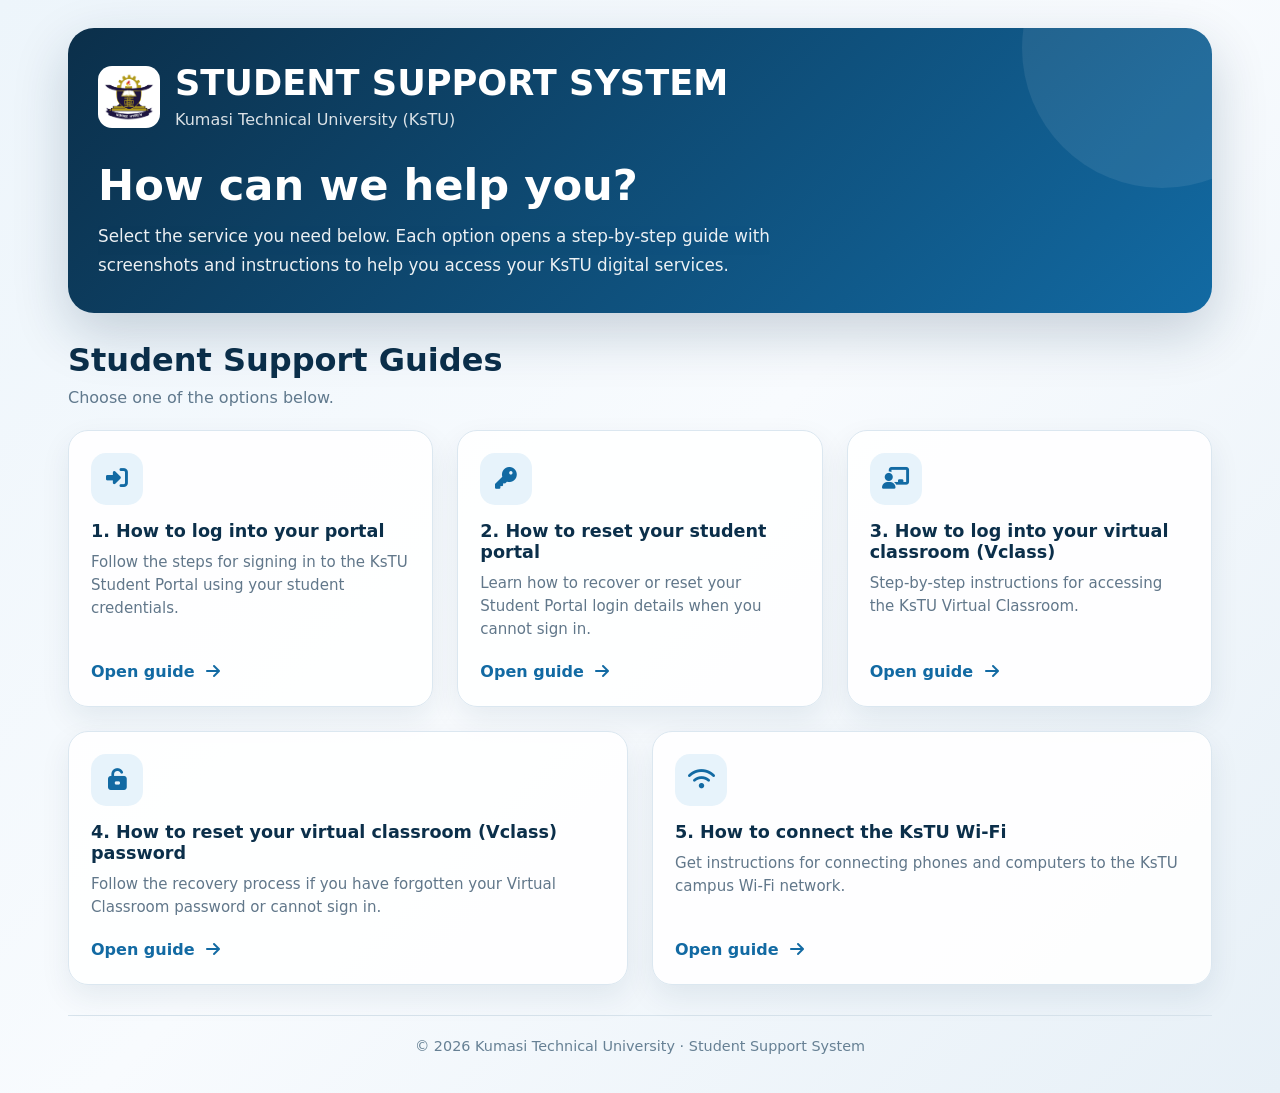
<file: index.html>
<!DOCTYPE html>
<html lang="en">
<head>
  <meta charset="UTF-8">
  <meta name="viewport" content="width=device-width, initial-scale=1.0">
  <title>KsTU Student Support System | Student Guides</title>
  <link rel="icon" type="image/png" href="images.png">
  <link href="https://cdn.jsdelivr.net/npm/bootstrap@5.3.3/dist/css/bootstrap.min.css" rel="stylesheet">
  <link href="https://cdnjs.cloudflare.com/ajax/libs/font-awesome/6.5.2/css/all.min.css" rel="stylesheet">
  <style>
    :root{
      --navy:#0b2f4a;
      --blue:#126aa3;
      --light:#f4f8fc;
      --text:#17324a;
    }
    *{box-sizing:border-box}
    body{
      margin:0;
      min-height:100vh;
      font-family:Inter,system-ui,-apple-system,"Segoe UI",Roboto,Arial,sans-serif;
      color:var(--text);
      background:linear-gradient(135deg,#edf5fb 0%,#f8fbfe 50%,#e7f0f7 100%);
    }
    .page{
      max-width:1180px;
      margin:auto;
      padding:28px 18px 36px;
    }
    .hero{
      position:relative;
      overflow:hidden;
      border-radius:26px;
      padding:34px 30px;
      color:#fff;
      background:linear-gradient(135deg,#0b2f4a 0%,#126aa3 100%);
      box-shadow:0 20px 55px rgba(11,47,74,.20);
      margin-bottom:28px;
    }
    .hero:after{
      content:"";
      position:absolute;
      width:280px;height:280px;
      right:-90px;top:-120px;
      border-radius:50%;
      background:rgba(255,255,255,.08);
    }
    .brand{display:flex;align-items:center;gap:15px;position:relative;z-index:1}
    .brand img{width:62px;height:62px;object-fit:contain;background:#fff;border-radius:14px;padding:6px}
    .brand h1{font-size:clamp(1.55rem,3vw,2.2rem);font-weight:800;margin:0}
    .brand p{margin:4px 0 0;opacity:.85}
    .hero-content{position:relative;z-index:1;margin-top:28px}
    .hero-content h2{font-size:clamp(1.7rem,4vw,2.7rem);font-weight:800;margin-bottom:10px}
    .hero-content p{max-width:760px;font-size:1.05rem;line-height:1.7;margin:0;opacity:.92}
    .section-title{font-weight:800;color:var(--navy);margin:0 0 6px}
    .section-subtitle{color:#60798d;margin:0 0 20px}
    .guide-card{
      height:100%;
      display:flex;
      flex-direction:column;
      text-decoration:none;
      color:inherit;
      background:rgba(255,255,255,.92);
      border:1px solid #dbe7f0;
      border-radius:20px;
      padding:22px;
      box-shadow:0 12px 30px rgba(15,55,80,.08);
      transition:.2s ease;
    }
    .guide-card:hover{
      transform:translateY(-5px);
      color:inherit;
      box-shadow:0 18px 38px rgba(15,55,80,.14);
      border-color:#b9d3e5;
    }
    .icon{
      width:52px;height:52px;
      display:flex;align-items:center;justify-content:center;
      border-radius:15px;
      background:#e7f3fb;
      color:var(--blue);
      font-size:1.35rem;
      margin-bottom:16px;
    }
    .guide-card h3{font-size:1.1rem;font-weight:800;color:var(--navy);margin-bottom:9px}
    .guide-card p{font-size:.94rem;line-height:1.55;color:#61778a;margin-bottom:18px}
    .open-guide{margin-top:auto;font-weight:700;color:var(--blue)}
    .open-guide i{margin-left:6px;transition:.2s}
    .guide-card:hover .open-guide i{transform:translateX(4px)}
    .footer{
      text-align:center;color:#668094;font-size:.9rem;
      margin-top:30px;padding-top:20px;border-top:1px solid #d7e3ec
    }
    @media(max-width:576px){
      .hero{padding:25px 20px}
      .brand img{width:52px;height:52px}
      .page{padding:15px 12px 28px}
    }
  </style>
</head>
<body>
  <main class="page">
    <section class="hero">
      <div class="brand">
        <img src="images.png" alt="KsTU Logo">
        <div>
          <h1>STUDENT SUPPORT SYSTEM</h1>
          <p>Kumasi Technical University (KsTU)</p>
        </div>
      </div>
      <div class="hero-content">
        <h2>How can we help you?</h2>
        <p>
          Select the service you need below. Each option opens a step-by-step guide
          with screenshots and instructions to help you access your KsTU digital services.
        </p>
      </div>
    </section>

    <section>
      <h2 class="section-title">Student Support Guides</h2>
      <p class="section-subtitle">Choose one of the options below.</p>

      <div class="row g-4">
        <div class="col-md-6 col-lg-4">
          <a class="guide-card" href="portal.html">
            <div class="icon"><i class="fa-solid fa-right-to-bracket"></i></div>
            <h3>1. How to log into your portal</h3>
            <p>Follow the steps for signing in to the KsTU Student Portal using your student credentials.</p>
            <div class="open-guide">Open guide <i class="fa-solid fa-arrow-right"></i></div>
          </a>
        </div>

        <div class="col-md-6 col-lg-4">
          <a class="guide-card" href="portal_passwd_reset.html">
            <div class="icon"><i class="fa-solid fa-key"></i></div>
            <h3>2. How to reset your student portal</h3>
            <p>Learn how to recover or reset your Student Portal login details when you cannot sign in.</p>
            <div class="open-guide">Open guide <i class="fa-solid fa-arrow-right"></i></div>
          </a>
        </div>

        <div class="col-md-6 col-lg-4">
          <a class="guide-card" href="vclass.html">
            <div class="icon"><i class="fa-solid fa-chalkboard-user"></i></div>
            <h3>3. How to log into your virtual classroom (Vclass)</h3>
            <p>Step-by-step instructions for accessing the KsTU Virtual Classroom.</p>
            <div class="open-guide">Open guide <i class="fa-solid fa-arrow-right"></i></div>
          </a>
        </div>

        <div class="col-md-6 col-lg-6">
          <a class="guide-card" href="vclass_passwd_reset.html">
            <div class="icon"><i class="fa-solid fa-unlock-keyhole"></i></div>
            <h3>4. How to reset your virtual classroom (Vclass) password</h3>
            <p>Follow the recovery process if you have forgotten your Virtual Classroom password or cannot sign in.</p>
            <div class="open-guide">Open guide <i class="fa-solid fa-arrow-right"></i></div>
          </a>
        </div>

        <div class="col-md-6 col-lg-6">
          <a class="guide-card" href="wifi.html">
            <div class="icon"><i class="fa-solid fa-wifi"></i></div>
            <h3>5. How to connect the KsTU Wi-Fi</h3>
            <p>Get instructions for connecting phones and computers to the KsTU campus Wi-Fi network.</p>
            <div class="open-guide">Open guide <i class="fa-solid fa-arrow-right"></i></div>
          </a>
        </div>
      </div>
    </section>

    <div class="footer">
      &copy; 2026 Kumasi Technical University &middot; Student Support System
    </div>
  </main>
</body>
</html>
</file>
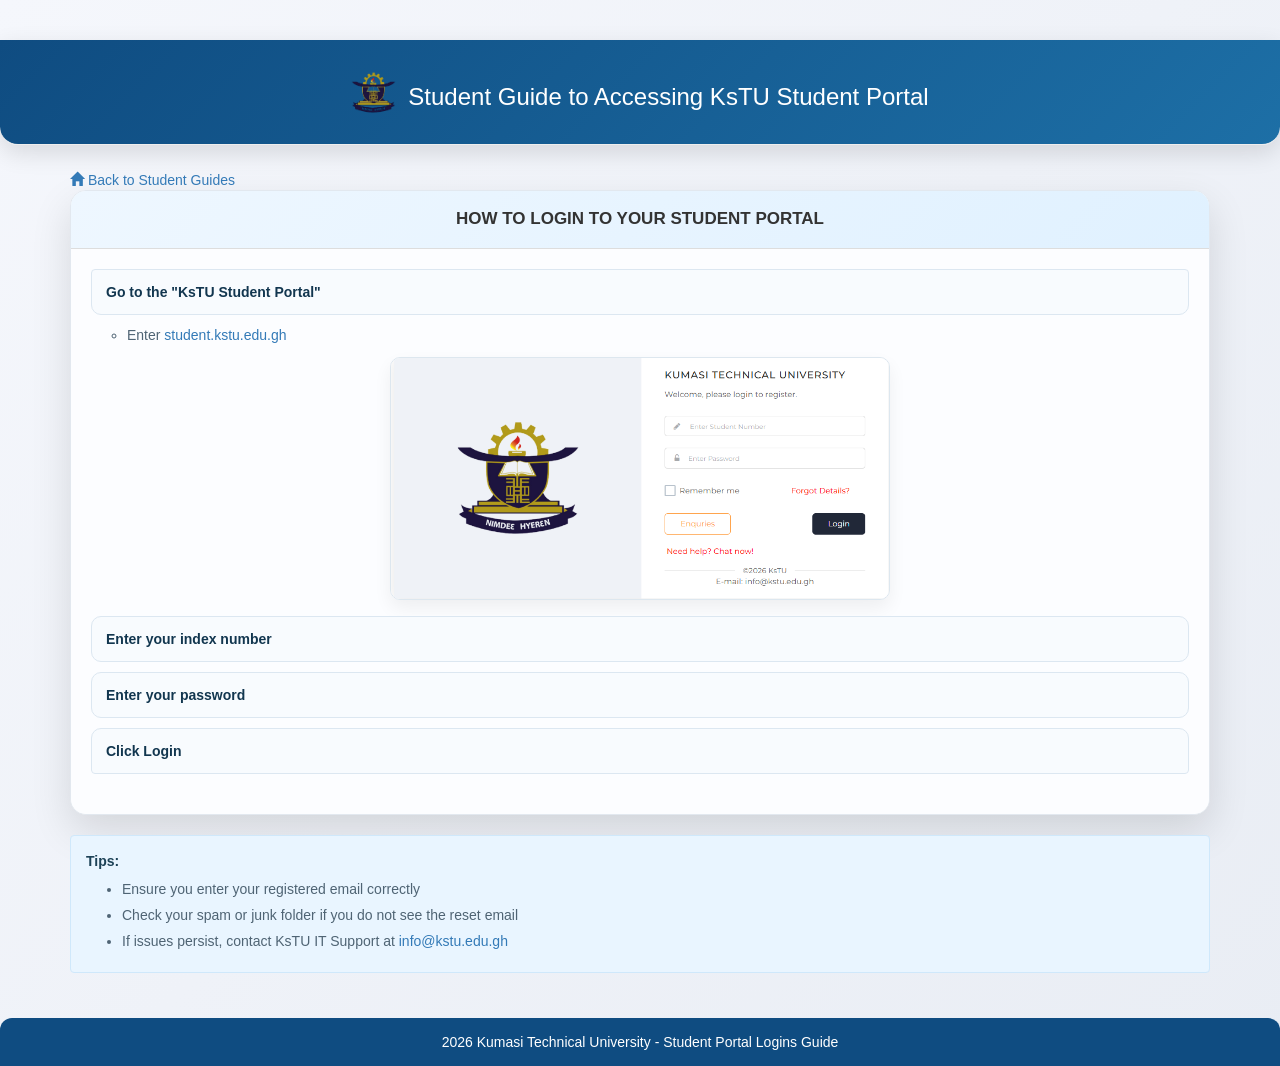
<file: portal.html>
<!DOCTYPE html>
<html lang="en">
<head>
  <meta charset="UTF-8">
  <link rel="icon" type="image/png" href="images.png">
  <title>KsTU Portal</title>
  

  <link href="https://maxcdn.bootstrapcdn.com/bootstrap/3.3.7/css/bootstrap.min.css" rel="stylesheet">
  <style>
    body {
      background: linear-gradient(135deg, #f5f7fc 0%, #e9edf4 100%);
      font-family: 'Segoe UI', Roboto, Helvetica, Arial, sans-serif;
      color: #1f3344;
    }
    .page-header {
      display: flex;
      align-items: center;
      justify-content: center;
      gap: 12px;
      background: linear-gradient(135deg, #0f4c81 0%, #1d6fa6 100%);
      color: #fff;
      padding: 24px 20px;
      border-radius: 0 0 18px 18px;
      box-shadow: 0 8px 24px rgba(0,0,0,0.12);
      margin-bottom: 25px;
    }
    .page-header img {
      margin: 0;
    }
    .panel {
      border-radius: 16px;
      overflow: hidden;
      box-shadow: 0 16px 40px rgba(0, 0, 0, 0.12);
      border: 1px solid #e2e8ef;
    }
    .panel-heading {
      background: linear-gradient(135deg, #eef7ff 0%, #e0f1ff 100%);
      color: #10354d;
      padding: 16px 20px;
      font-weight: 700;
      font-size: 17px;
      text-align: center;
    }
    .panel-body {
      padding: 20px;
      background: #fcfdff;
    }
    .list-group-item {
      border-radius: 10px;
      margin-bottom: 10px;
      padding: 12px 14px;
      border: 1px solid #dce7f1;
      background: #f8fbfe;
      color: #12364f;
      font-weight: 600;
    }
    .list-group-item:hover {
      background: #eef6fc;
      color: #082234;
    }
    .sub-list {
      margin: 8px 0 12px 18px;
      padding-left: 18px;
      color: #4f6474;
    }
    .sub-list li {
      margin-bottom: 6px;
    }
    .guide-image {
      max-width: 500px;
      width: 100%;
      height: auto;
      border: 1px solid #dde7ef;
      border-radius: 10px;
      margin: 10px auto 16px;
      box-shadow: 0 8px 18px rgba(0,0,0,0.06);
      display: block;
    }
    .alert-info {
      background: #e9f5ff;
      border-color: #cfe8fb;
      color: #1d4257;
    }
    .footer {
      background: #0f4c81;
      color: #fff;
      padding: 14px 20px;
      text-align: center;
      margin-top: 25px;
      border-radius: 12px 12px 0 0;
    }
  
<style>
.home-btn{
  display:inline-flex;align-items:center;gap:8px;
  margin:0 auto 22px;
  padding:10px 18px;border-radius:999px;
  background:#0f4c81;color:#fff;text-decoration:none;
  font-weight:700;box-shadow:0 7px 18px rgba(15,76,129,.18);
}
.home-btn:hover{background:#0b385f;color:#fff;text-decoration:none}
</style>

</style>
</head>
<body>
  <div class="page-header text-center">
    <img src="in.png" alt="KSTU Logo" height="45">
    <h1 class="h3">Student Guide to Accessing KsTU Student Portal</h1>
  </div>

  <div class="container">
    <a href="index.html" class="home-btn"><i class="glyphicon glyphicon-home"></i> Back to Student Guides</a>
    <div class="panel panel-default">
      <div class="panel-heading">HOW TO LOGIN TO YOUR STUDENT PORTAL</div>
      <div class="panel-body">
        <ol class="list-group">
          <li class="list-group-item">Go to the <strong>"KsTU Student Portal"</strong></li>
          <ul class="sub-list">
            <li>Enter <a href="https://student.kstu.edu.gh/login" target="_blank">student.kstu.edu.gh</a></li>
          </ul>
          <img src="login.png" alt="KSTU Portal Login" class="guide-image">
          <li class="list-group-item">Enter <strong>your index number</strong></li>
          <li class="list-group-item">Enter <strong>your password</strong></li>
          <li class="list-group-item">Click <strong>Login</strong></li>
        </ol>
      </div>
    </div>

    <div class="alert alert-info">
      <strong>Tips:</strong>
      <ul class="sub-list">
        <li>Ensure you enter your registered email correctly</li>
        <li>Check your spam or junk folder if you do not see the reset email</li>
        <li>If issues persist, contact KsTU IT Support at <a href="mailto:info@kstu.edu.gh">info@kstu.edu.gh</a></li>
      </ul>
    </div>
  </div>

  <div class="footer">2026 Kumasi Technical University - Student Portal Logins Guide</div>
</body>
</html>
</file>
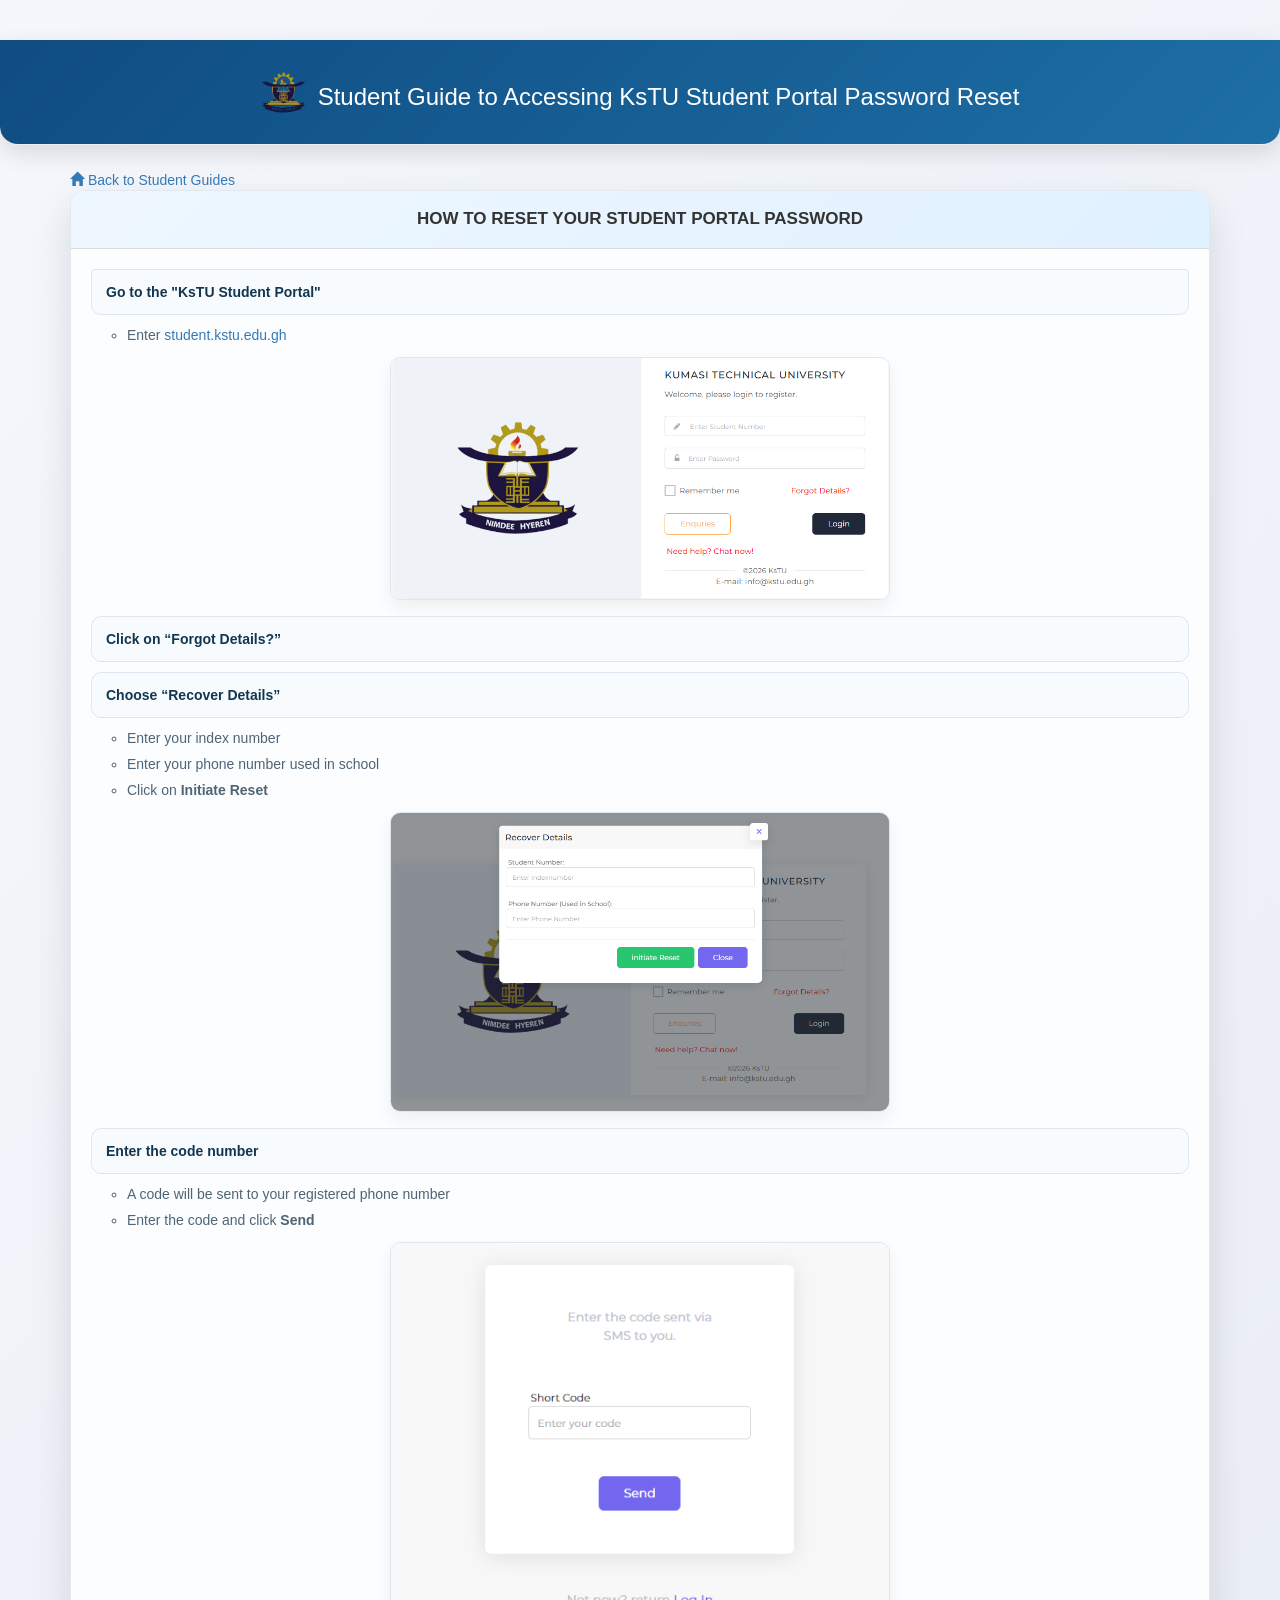
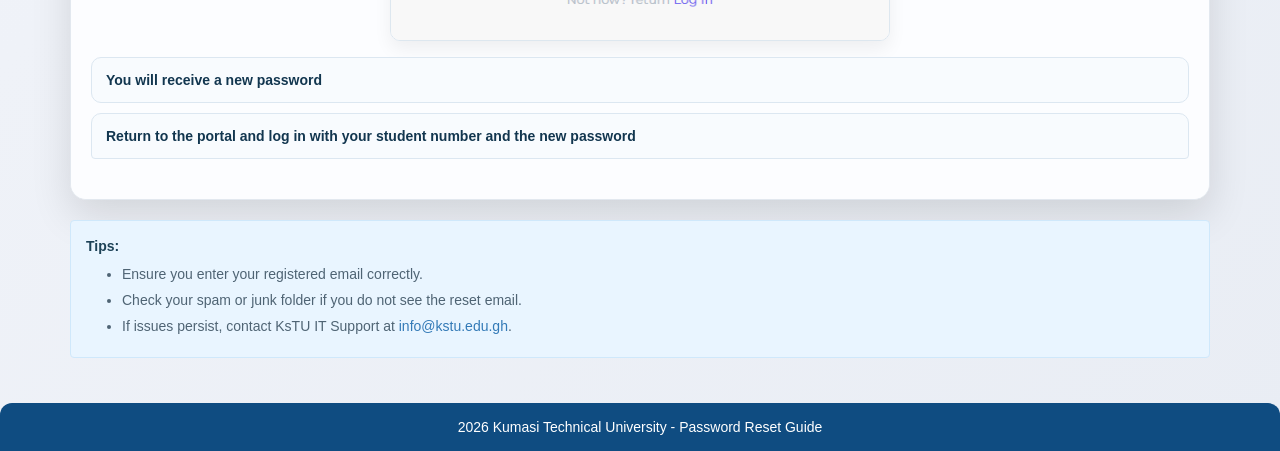
<file: portal_passwd_reset.html>
<!DOCTYPE html>
<html lang="en">
<head>
    <meta charset="UTF-8">
    <link rel="icon" type="image/png" href="images.png">
  <title>KsTU Portal</title>
  <link href="https://maxcdn.bootstrapcdn.com/bootstrap/3.3.7/css/bootstrap.min.css" rel="stylesheet">
  <style>
    body {
      background: linear-gradient(135deg, #f5f7fc 0%, #e9edf4 100%);
      font-family: 'Segoe UI', Roboto, Helvetica, Arial, sans-serif;
      color: #1f3344;
    }
    .page-header {
            display: flex;
      align-items: center;
      justify-content: center;
      gap: 12px;
      background: linear-gradient(135deg, #0f4c81 0%, #1d6fa6 100%);
      color: #fff;
      padding: 24px 20px;
      border-radius: 0 0 18px 18px;
      box-shadow: 0 8px 24px rgba(0,0,0,0.12);
      margin-bottom: 25px;
    }
    .panel {
      border-radius: 16px;
      overflow: hidden;
      box-shadow: 0 16px 40px rgba(0, 0, 0, 0.12);
      border: 1px solid #e2e8ef;
    }
    .panel-heading {
      background: linear-gradient(135deg, #eef7ff 0%, #e0f1ff 100%);
      color: #10354d;
      padding: 16px 20px;
      font-weight: 700;
      font-size: 17px;
      text-align: center;
    }
    .panel-body {
      padding: 20px;
      background: #fcfdff;
    }
    .list-group-item {
      border-radius: 10px;
      margin-bottom: 10px;
      padding: 12px 14px;
      border: 1px solid #dce7f1;
      background: #f8fbfe;
      color: #12364f;
      font-weight: 600;
    }
    .list-group-item:hover {
      background: #eef6fc;
      color: #082234;
    }
    .sub-list {
      margin: 8px 0 12px 18px;
      padding-left: 18px;
      color: #4f6474;
    }
    .sub-list li {
      margin-bottom: 6px;
    }
    .guide-image {
      max-width: 500px;
      width: 100%;
      height: auto;
      border: 1px solid #dde7ef;
      border-radius: 10px;
      margin: 10px auto 16px;
      box-shadow: 0 8px 18px rgba(0,0,0,0.06);
      display: block;
    }
    .alert-info {
      background: #e9f5ff;
      border-color: #cfe8fb;
      color: #1d4257;
    }
    .footer {
      background: #0f4c81;
      color: #fff;
      padding: 14px 20px;
      text-align: center;
      margin-top: 25px;
      border-radius: 12px 12px 0 0;
    }
  
<style>
.home-btn{
  display:inline-flex;align-items:center;gap:8px;
  margin:0 auto 22px;
  padding:10px 18px;border-radius:999px;
  background:#0f4c81;color:#fff;text-decoration:none;
  font-weight:700;box-shadow:0 7px 18px rgba(15,76,129,.18);
}
.home-btn:hover{background:#0b385f;color:#fff;text-decoration:none}
</style>

</style>
</head>
<body>
    <div class="page-header text-center">
      <img src="in.png" alt="KSTU Logo" height="45">
    <h1 class="h3">Student Guide to Accessing KsTU Student Portal Password Reset</h1>
  </div>

    <div class="container">
    <a href="index.html" class="home-btn"><i class="glyphicon glyphicon-home"></i> Back to Student Guides</a>
    <div class="panel panel-default">
      <div class="panel-heading">HOW TO RESET YOUR STUDENT PORTAL PASSWORD</div>
      <div class="panel-body">
        <ol class="list-group">
          <li class="list-group-item">Go to the <strong>"KsTU Student Portal"</strong></li>
          <ul class="sub-list">
            <li>Enter <a href="https://student.kstu.edu.gh/login" target="_blank">student.kstu.edu.gh</a></li>
          </ul>
          <img src="login.png" alt="KSTU Portal Login" class="guide-image">
          
          <li class="list-group-item">
          Click on
          <strong>“Forgot Details?”</strong>
          </li>
          
          <li class="list-group-item">
            Choose 
            <strong>“Recover Details”</strong>
         </li>
        <ul class="sub-list">
            <li>Enter your index number</li>
            <li>Enter your phone number used in school</li>
            <li>Click on 
                <strong>Initiate Reset</strong>
            </li>
          </ul>
          <img src="forget.png" alt="Password Reset Step" class="guide-image">
          
          <li class="list-group-item">
            Enter the 
            <strong>code number</strong>
          </li>
          <ul class="sub-list">
            <li>A code will be sent to your registered phone number</li>
            <li>Enter the code and click 
                <strong>Send</strong>
            </li>
          </ul>
          <img src="code.png" alt="Code Verification Step" class="guide-image">
          <li class="list-group-item">You will receive a 
            <strong>new password</strong>
          </li>
          
          <li class="list-group-item">
            Return to the portal and log in with your student number and the new password
        </li>
        </ol>
      </div>
    </div>

    <div class="alert alert-info">
      <strong>Tips:</strong>
      <ul class="sub-list">
        <li>Ensure you enter your registered email correctly.</li>
        <li>Check your spam or junk folder if you do not see the reset email.</li>
        <li>If issues persist, contact KsTU IT Support at <a href="mailto:info@kstu.edu.gh">info@kstu.edu.gh</a>.</li>
      </ul>
    </div>
  </div>

  <div class="footer">2026 Kumasi Technical University - Password Reset Guide</div>
</body>
</html>
</file>
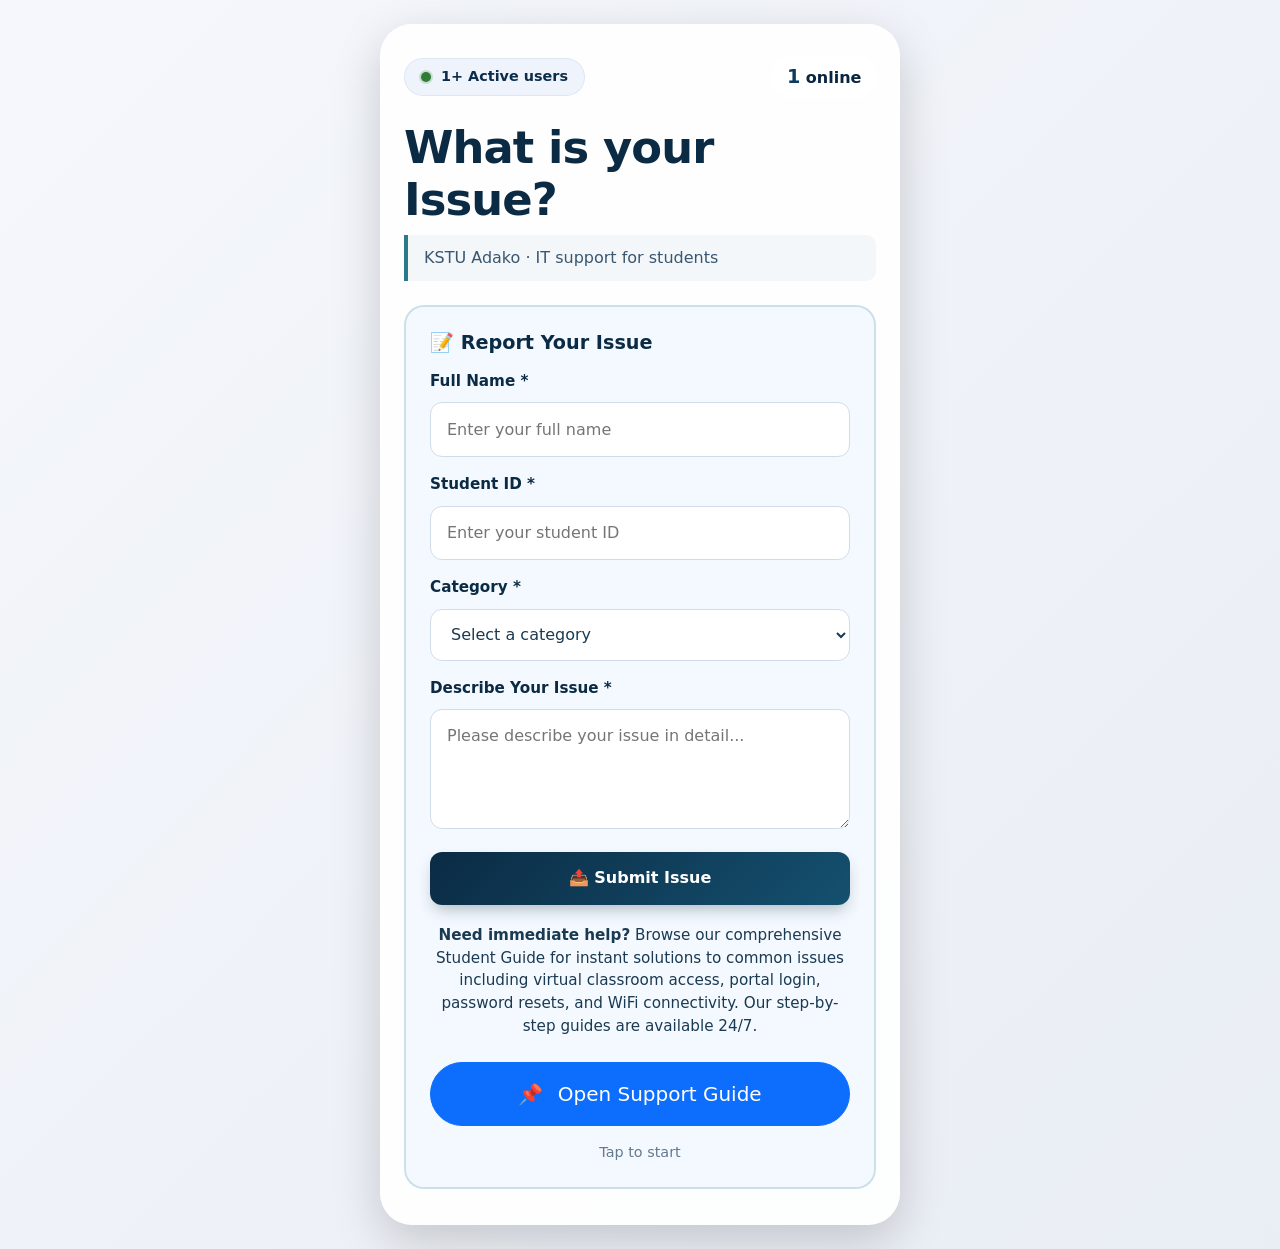
<file: problems.html>
<!DOCTYPE html>
<html lang="en">
<head>
  <meta charset="UTF-8">
  <meta name="viewport" content="width=device-width, initial-scale=1.0, maximum-scale=1.0, user-scalable=yes">
  <title>KsTU Adako · Student Guide</title>
  <link rel="icon" type="image/png" href="images.png">
  <link href="https://cdn.jsdelivr.net/npm/bootstrap@5.3.3/dist/css/bootstrap.min.css" rel="stylesheet">
  <style>
    * {
      margin: 0;
      padding: 0;
      box-sizing: border-box;
      font-family: system-ui, -apple-system, 'Segoe UI', Roboto, Helvetica, Arial, sans-serif;
    }

  body {
  min-height: 100vh;       /* Full viewport height */
  margin: 0;
  background: linear-gradient(135deg, #f5f7fc 0%, #e9edf4 100%);
  display: flex;
  align-items: center;     /* Vertical centering */
  justify-content: center; /* Horizontal centering */
  padding: 1.5rem;
  color: #16324a;
}


    .app-card {
      max-width: 520px;
      width: 100%;
      background: rgba(255, 255, 255, 0.9);
      backdrop-filter: blur(10px);
      -webkit-backdrop-filter: blur(10px);
      border-radius: 2rem;
      box-shadow: 0 24px 60px rgba(0, 20, 30, 0.18);
      padding: 2rem 1.5rem 2.2rem;
      transition: all 0.2s ease;
      border: 1px solid rgba(255, 255, 255, 0.7);
    }

    /* header with "active users" chip */
    .status-row {
      display: flex;
      justify-content: space-between;
      align-items: center;
      margin-bottom: 1.5rem;
      flex-wrap: wrap;
      gap: 0.6rem;
    }

    .active-badge {
      display: inline-flex;
      align-items: center;
      gap: 8px;
      background: rgba(0, 80, 200, 0.06);
      padding: 0.45rem 1rem;
      border-radius: 999px;
      font-size: 0.9rem;
      font-weight: 600;
      color: #0b2d4b;
      border: 1px solid rgba(0, 70, 150, 0.08);
    }

    .active-dot {
      display: inline-block;
      width: 10px;
      height: 10px;
      background: #2e7d32;
      border-radius: 50%;
      box-shadow: 0 0 0 2px rgba(46, 125, 50, 0.2);
      margin-right: 2px;
      animation: pulse-dot 2s infinite;
    }

    @keyframes pulse-dot {
      0% { opacity: 0.6; transform: scale(0.95); }
      50% { opacity: 1; transform: scale(1.1); }
      100% { opacity: 0.6; transform: scale(0.95); }
    }

    .user-count {
      background: rgba(255,255,255,0.85);
      padding: 0.35rem 0.85rem;
      border-radius: 999px;
      font-weight: 600;
      color: #0a2540;
      border: 1px solid rgba(255,255,255,0.8);
    }

    .user-count span {
      font-size: 1.2rem;
      font-weight: 700;
      color: #0b3b5e;
    }

    /* main title + prompt */
    .question-title {
      font-size: clamp(2rem, 4vw, 2.8rem);
      font-weight: 800;
      line-height: 1.15;
      color: #0b2b44;
      letter-spacing: -0.02em;
      margin-bottom: 0.6rem;
    }

    .sub-headline {
      font-size: 1rem;
      color: #3a5670;
      font-weight: 500;
      margin-bottom: 1.4rem;
      border-left: 4px solid #2b7a8a;
      padding: 0.7rem 1rem;
      background: rgba(43, 122, 138, 0.05);
      border-radius: 0 10px 10px 0;
    }

    /* THE BIG TAP BUTTON – opens guide */
    .problem-btn {
      display: block;
      width: 100%;
      background: linear-gradient(135deg, #0b2b44 0%, #14506f 100%);
      border: none;
      border-radius: 999px;
      padding: 0.95rem 1rem;
      margin: 1.2rem 0 0.7rem;
      box-shadow: 0 12px 24px -8px rgba(8, 36, 51, 0.35);
      transition: transform 0.2s ease, box-shadow 0.2s ease;
      cursor: pointer;
      touch-action: manipulation;
    }

    .problem-btn:hover {
      transform: translateY(-2px);
      box-shadow: 0 14px 28px -10px rgba(8, 36, 51, 0.38);
    }

    .problem-btn:active {
      transform: scale(0.98);
    }

    .problem-btn-content {
      display: flex;
      align-items: center;
      justify-content: center;
      gap: 10px;
      color: white;
      font-weight: 700;
      font-size: 1.05rem;
      letter-spacing: 0.2px;
    }

    .problem-btn-content span {
      font-size: 1.2rem;
      line-height: 1;
    }

    .tap-hint {
      color: #4a637b;
      font-size: 0.9rem;
      text-align: center;
      opacity: 0.85;
    }

    /* ========== GUIDE PAGE (hidden by default) ========== */
    .guide-overlay {
      position: fixed;
      top: 0;
      left: 0;
      width: 100%;
      height: 100%;
      background: rgba(0, 10, 20, 0.5);
      backdrop-filter: blur(8px);
      -webkit-backdrop-filter: blur(8px);
      display: flex;
      justify-content: center;
      align-items: center;
      padding: 1.5rem;
      z-index: 1000;
      opacity: 0;
      pointer-events: none;
      transition: opacity 0.25s ease;
    }

    .guide-overlay.active {
      opacity: 1;
      pointer-events: auto;
    }

    .guide-card {
      max-width: 480px;
      width: 100%;
      background: #ffffff;
      border-radius: 44px;
      padding: 2.2rem 1.8rem 2.5rem;
      box-shadow: 0 40px 70px -20px rgba(0,0,0,0.6);
      transform: scale(0.95) translateY(12px);
      transition: transform 0.25s cubic-bezier(0.18, 0.89, 0.32, 1.28);
      border: 1px solid rgba(255,255,255,0.15);
    }

    .guide-overlay.active .guide-card {
      transform: scale(1) translateY(0);
    }

    .guide-header {
      display: flex;
      justify-content: space-between;
      align-items: center;
      margin-bottom: 1.8rem;
      border-bottom: 2px solid #ecf0f5;
      padding-bottom: 0.8rem;
    }

    .guide-header h2 {
      font-size: 1.8rem;
      font-weight: 700;
      color: #0b2b44;
      letter-spacing: -0.3px;
      display: flex;
      align-items: center;
      gap: 8px;
    }

    .close-guide {
      background: #f0f4fa;
      border: none;
      width: 44px;
      height: 44px;
      border-radius: 40px;
      font-size: 1.8rem;
      font-weight: 300;
      color: #1f405b;
      display: flex;
      align-items: center;
      justify-content: center;
      cursor: pointer;
      transition: 0.1s ease;
      box-shadow: 0 2px 6px rgba(0,0,0,0.02);
    }

    .close-guide:active {
      background: #dce3ed;
      transform: scale(0.92);
    }

    .guide-body {
      display: flex;
      flex-direction: column;
      gap: 1.5rem;
    }

    .guide-intro {
      background: #eef4fa;
      padding: 1.2rem 1.4rem;
      border-radius: 30px;
      color: #1a3a51;
      font-weight: 500;
      border-left: 6px solid #2b7a8a;
    }

    .guide-intro strong {
      color: #003057;
    }

    .problem-list {
      list-style: none;
      display: flex;
      flex-direction: column;
      gap: 12px;
    }

    .problem-list li {
      background: #f8faff;
      padding: 1rem 1.4rem;
      border-radius: 60px;
      display: flex;
      align-items: center;
      gap: 14px;
      border: 1px solid #e6edf6;
      box-shadow: 0 2px 4px rgba(0, 20, 30, 0.02);
      transition: 0.05s ease;
      font-weight: 500;
      color: #003057;
    }

    .problem-list li:active {
      background: #e2edfa;
      transform: scale(0.98);
    }

    .problem-list .emoji-big {
      font-size: 1.8rem;
      line-height: 1;
      width: 2.2rem;
      text-align: center;
    }

    .guide-footer-note {
      margin-top: 1.6rem;
      padding: 0.8rem 1rem;
      background: #dbe6f1;
      border-radius: 60px;
      text-align: center;
      color: #16344d;
      font-size: 0.9rem;
      display: flex;
      align-items: center;
      justify-content: center;
      gap: 8px;
      flex-wrap: wrap;
    }

    .guide-footer-note span {
      background: #0b2b44;
      color: white;
      padding: 0.1rem 0.7rem;
      border-radius: 40px;
      font-weight: 600;
      font-size: 0.8rem;
    }

    /* Issue submission form */
    .issue-form {
      background: rgba(239, 247, 255, 0.7);
      padding: 1.5rem;
      border-radius: 20px;
      border: 2px solid rgba(43, 122, 138, 0.2);
      margin-top: 1.5rem;
    }

    .form-label {
      font-weight: 600;
      color: #0b2b44;
      margin-bottom: 0.6rem;
      display: block;
      font-size: 0.95rem;
    }

    .form-input, .form-textarea {
      width: 100%;
      padding: 0.9rem 1rem;
      border: 1.5px solid #d0dce8;
      border-radius: 12px;
      font-family: inherit;
      font-size: 1rem;
      color: #1a3a51;
      background: #ffffff;
      transition: border-color 0.2s ease, box-shadow 0.2s ease;
      margin-bottom: 1rem;
      box-sizing: border-box;
    }

    .form-input:focus, .form-textarea:focus {
      outline: none;
      border-color: #2b7a8a;
      box-shadow: 0 0 0 3px rgba(43, 122, 138, 0.1);
    }

    .form-textarea {
      resize: vertical;
      min-height: 120px;
      font-family: inherit;
    }

    .submit-btn {
      width: 100%;
      padding: 0.9rem;
      background: linear-gradient(135deg, #0b2b44 0%, #14506f 100%);
      color: white;
      border: none;
      border-radius: 12px;
      font-weight: 600;
      font-size: 1rem;
      cursor: pointer;
      transition: transform 0.2s ease, box-shadow 0.2s ease;
      box-shadow: 0 8px 16px -4px rgba(8, 36, 51, 0.3);
    }

    .submit-btn:hover {
      transform: translateY(-2px);
      box-shadow: 0 12px 20px -6px rgba(8, 36, 51, 0.4);
    }

    .submit-btn:active {
      transform: scale(0.98);
    }

    /* popup modal */
    .popup-overlay {
      position: fixed;
      top: 0;
      left: 0;
      width: 100%;
      height: 100%;
      display: none;
      justify-content: center;
      align-items: center;
      background: rgba(0, 0, 0, 0.45);
      z-index: 1100;
      padding: 1.5rem;
    }

    .popup-overlay.active {
      display: flex;
    }

    .popup-modal {
      width: min(100%, 420px);
      background: #ffffff;
      border-radius: 24px;
      padding: 1.8rem;
      text-align: center;
      box-shadow: 0 24px 70px rgba(0, 0, 0, 0.18);
      border: 1px solid rgba(50, 115, 185, 0.12);
    }

    .popup-header {
      display: flex;
      align-items: center;
      justify-content: center;
      gap: 0.8rem;
      margin-bottom: 1rem;
    }

    .popup-icon {
      font-size: 2.2rem;
    }

    .popup-modal h4 {
      margin: 0;
      font-size: 1.4rem;
      color: #0b2b44;
      letter-spacing: -0.02em;
    }

    .popup-modal p {
      color: #3a5670;
      line-height: 1.6;
      margin: 0 0 1.3rem;
      font-size: 1rem;
    }

    .popup-btn {
      min-width: 160px;
      font-weight: 700;
      border-radius: 999px;
      padding: 0.9rem 1.4rem;
    }

    /* responsive */
    @media (max-width: 480px) {
      .app-card { padding: 1.8rem 1.2rem; }
      .question-title { font-size: 2rem; }
      .guide-card { padding: 1.8rem 1.2rem; }
    }
  </style>
</head>
<body>
  <div class="app-card shadow-lg border-0" id="homeCard">
    <div class="status-row">
      <div class="active-badge">
        <span class="active-dot"></span>
        1+ Active users
      </div>
      <div class="user-count">
        <span>1</span> online
      </div>
    </div>

    <div class="question-title">
      What is your<br>Issue?
    </div>
    <div class="sub-headline">
      KSTU Adako · IT support for students
    </div>

    <!-- Issue Submission Form -->
    <div class="issue-form">
      <h3 style="color: #0b2b44; font-weight: 700; margin-bottom: 1rem; font-size: 1.2rem;">📝 Report Your Issue</h3>
      <form id="issueForm">
        <label class="form-label">Full Name *</label>
        <input type="text" class="form-input" name="name" placeholder="Enter your full name" required>

        <label class="form-label">Student ID *</label>
        <input type="text" class="form-input" name="studentId" placeholder="Enter your student ID" required>

        <label class="form-label">Category *</label>
        <select class="form-input" name="category" style="cursor: pointer;" required>
          <option value="">Select a category</option>
          <option value="portal">Portal Access Issue</option>
          <option value="vclass" >Virtual Classroom Issue</option>
          <option value="wifi">WiFi Connection</option>
          <option value="technical">Technical Problem</option>
        </select>

        <label class="form-label">Describe Your Issue *</label>
        <textarea class="form-textarea" name="issue" placeholder="Please describe your issue in detail..." required></textarea>

        <button type="submit" class="submit-btn">📤 Submit Issue</button>
           <p class="desc" style="color: #1a3a51; font-size: 0.95rem; margin-top: 1.2rem; text-align: center; line-height: 1.5;">
          <strong>Need immediate help?</strong>
           Browse our comprehensive Student Guide for instant solutions to common
            issues including virtual classroom access, portal login, password resets, 
            and WiFi connectivity. Our step-by-step guides are available 24/7.
        </p>
    <div class="text-center mt-4">
      <a href="student issue.html" class="btn btn-primary btn-lg px-4 py-3 rounded-pill w-100" 
      style="text-decoration: none;">
        <span class="me-2">📌</span> Open Support Guide
      </a>
    </div>
    <div class="tap-hint mt-3">Tap to start</div>
      </form>
    </div>
  </div>

  <div id="submitPopup" class="popup-overlay" aria-hidden="true">
    <div class="popup-modal">
      <div class="popup-header">
        <span class="popup-icon">📩</span>
        <h4>Issue Received!</h4>
      </div>
      <p>Thank you for sharing your concern. Your issue is heard and we’re redirecting you to the student guide now.</p>
      <button type="button" class="btn btn-success popup-btn">Continue</button>
    </div>
  </div>

  <script>
    const issueForm = document.getElementById('issueForm');
    const submitPopup = document.getElementById('submitPopup');
    const popupBtn = submitPopup.querySelector('.popup-btn');

    issueForm.addEventListener('submit', function(event) {
      event.preventDefault();
      // Show the popup and require the user to tap Continue
      submitPopup.classList.add('active');
      submitPopup.setAttribute('aria-hidden', 'false');
      document.body.style.overflow = 'hidden';
    });

    popupBtn.addEventListener('click', function() {
      // Close popup, restore scrolling, then navigate
      submitPopup.classList.remove('active');
      submitPopup.setAttribute('aria-hidden', 'true');
      document.body.style.overflow = '';
      window.location.href = 'student issue.html';
    });
  </script>
</body>
</html>
</file>
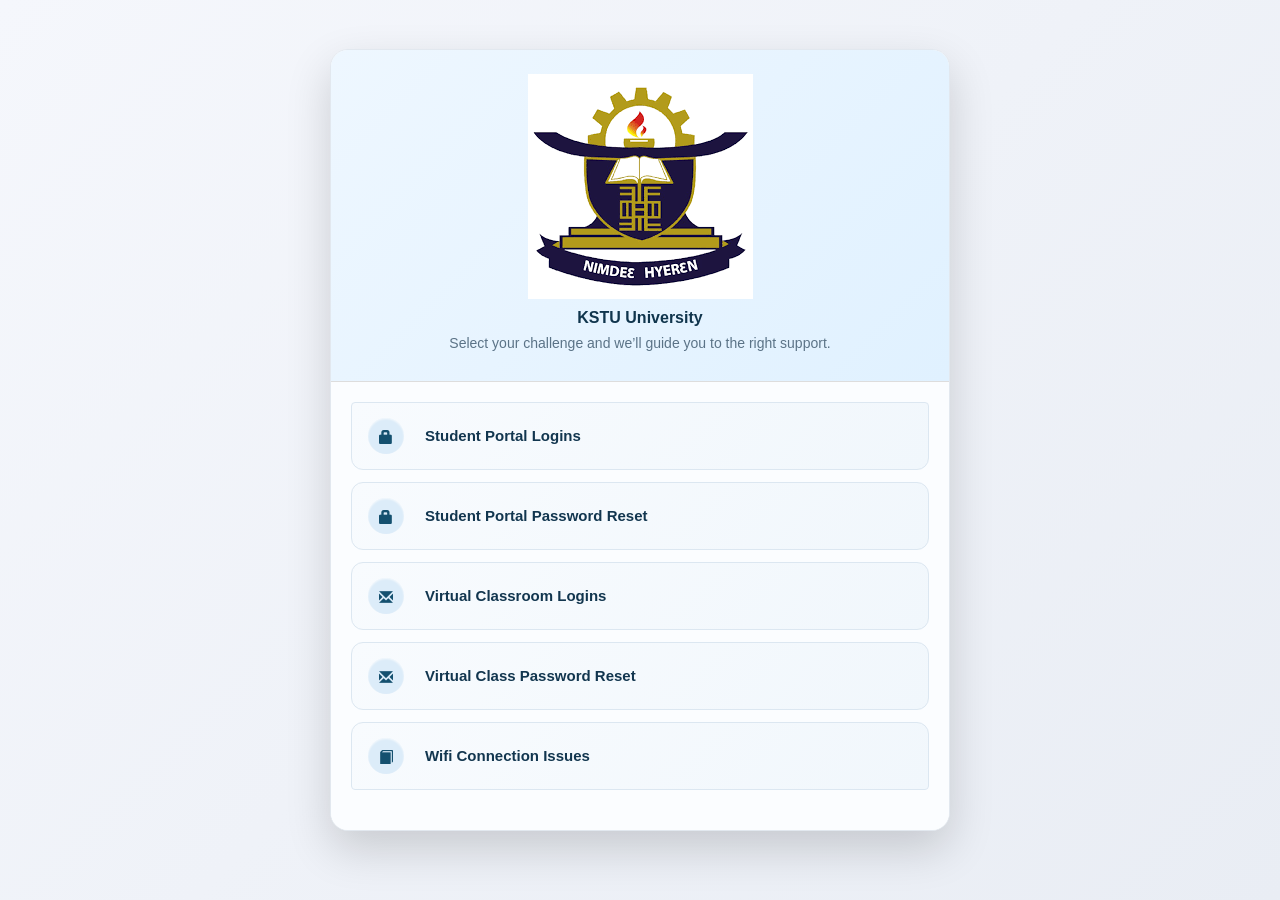
<file: student issue.html>
<!DOCTYPE html>
<html lang="en">
<head>
  <meta charset="UTF-8">
  <meta name="viewport" content="width=device-width, initial-scale=1.0">
  <title>Kstu Adako - student guide</title>
  <link rel="icon" type="image/png" href="images.png">
  <link rel="stylesheet" href="https://maxcdn.bootstrapcdn.com/bootstrap/3.3.7/css/bootstrap.min.css">
  <link rel="stylesheet" href="style.css">
</head>
<body>
  <div class="container">
    <div class="guide-container panel panel-default">
      <div class="panel-heading text-center">
        <img src="images.png" alt="KSTU Logo" height="35" class="img-responsive center-block">
        <h3 class="panel-title">KSTU University</h3>
        <p class="help-text">Select your challenge and we’ll guide you to the right support.</p>
      </div>

      <div class="panel-body">
        <div class="list-group">
          <a href="portal.html" class="list-group-item option-item">
            <span class="badge"><i class="glyphicon glyphicon-lock"></i></span>
            <span class="label">Student Portal Logins</span>
          </a>

          <a href="portal_passwd_reset.html" class="list-group-item option-item">
            <span class="badge"><i class="glyphicon glyphicon-lock"></i></span>
            <span class="label">Student Portal Password Reset</span>
          </a>

          <a href="vclass.html" class="list-group-item option-item">
            <span class="badge"><i class="glyphicon glyphicon-envelope"></i></span>
            <span class="label">Virtual Classroom Logins</span>
          </a>

          <a href="vclass_passwd_reset.html" class="list-group-item option-item">
            <span class="badge"><i class="glyphicon glyphicon-envelope"></i></span>
            <span class="label">Virtual Class Password Reset</span>
          </a>

          <a href="wifi.html" class="list-group-item option-item">
            <span class="badge"><i class="glyphicon glyphicon-book"></i></span>
            <span class="label">Wifi Connection Issues</span>
          </a>
        </div>
      </div>
    </div>
  </div>
</body>
</html>
</file>
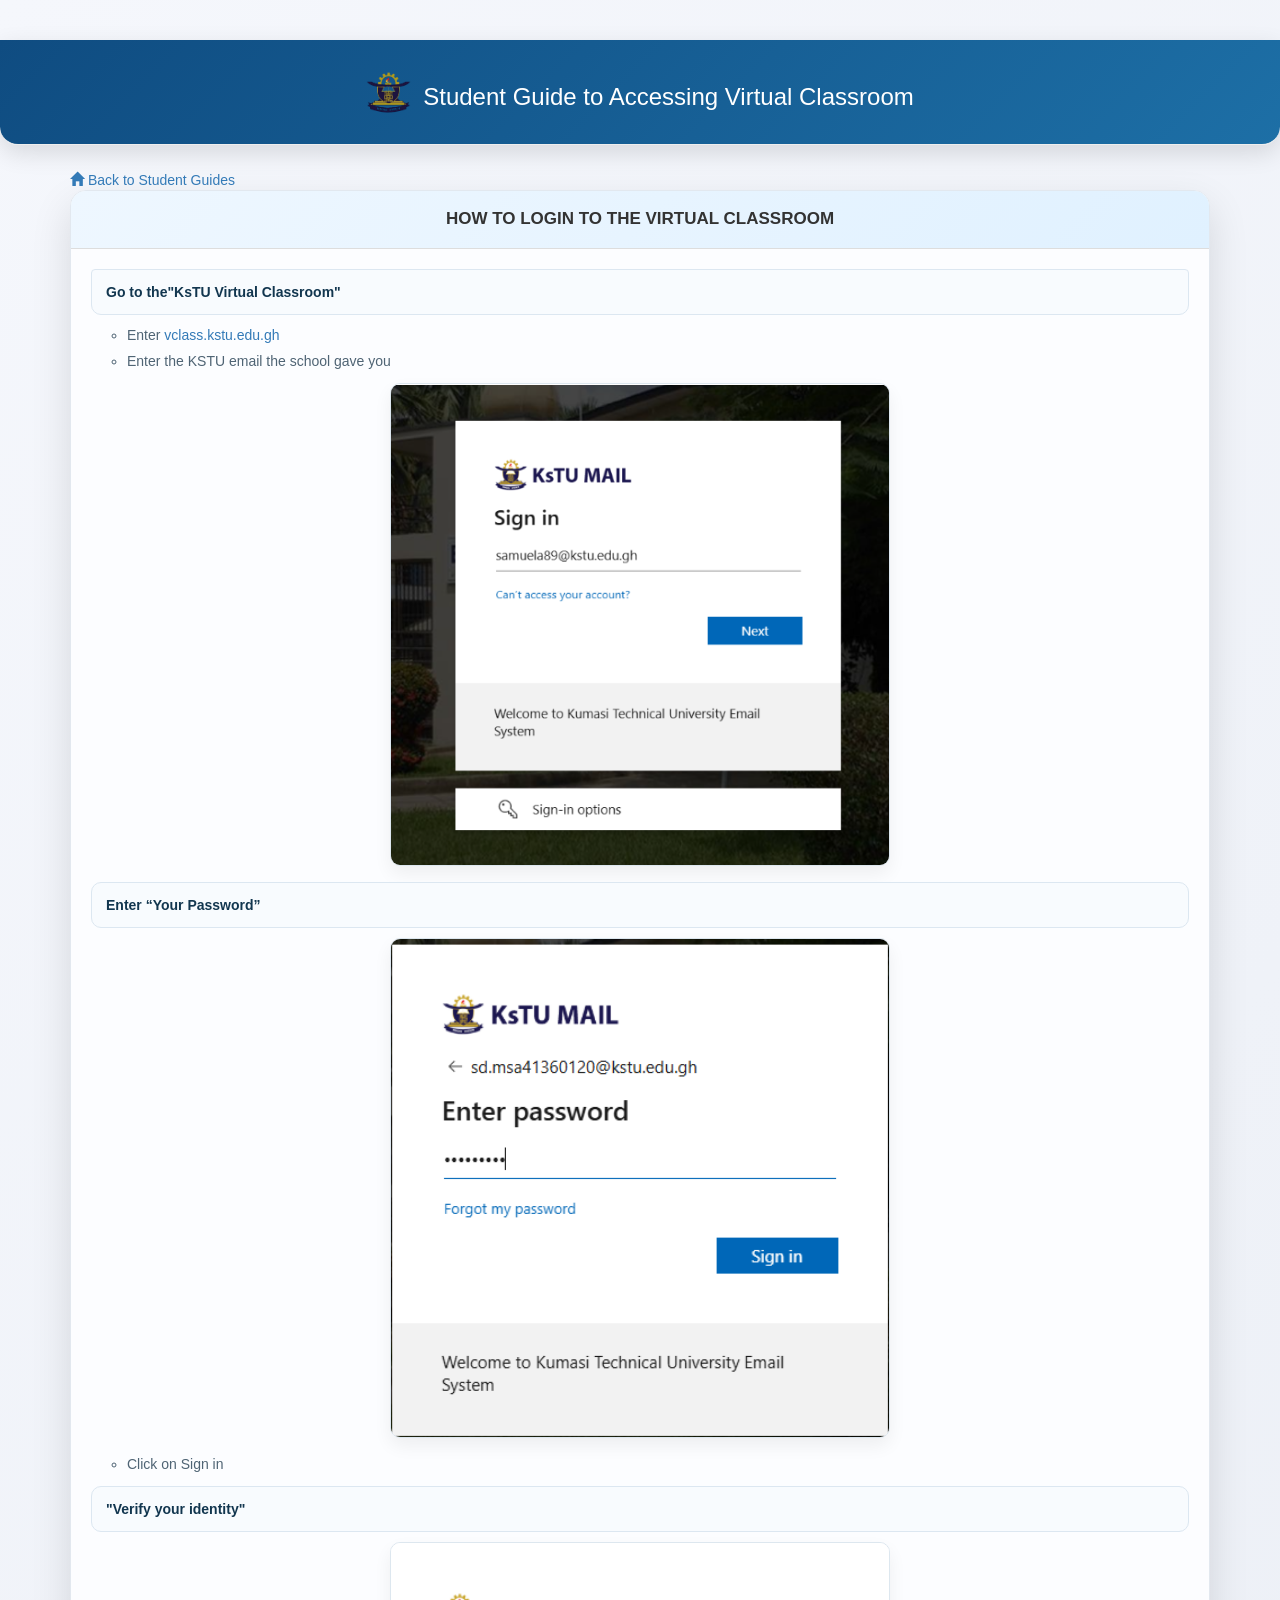
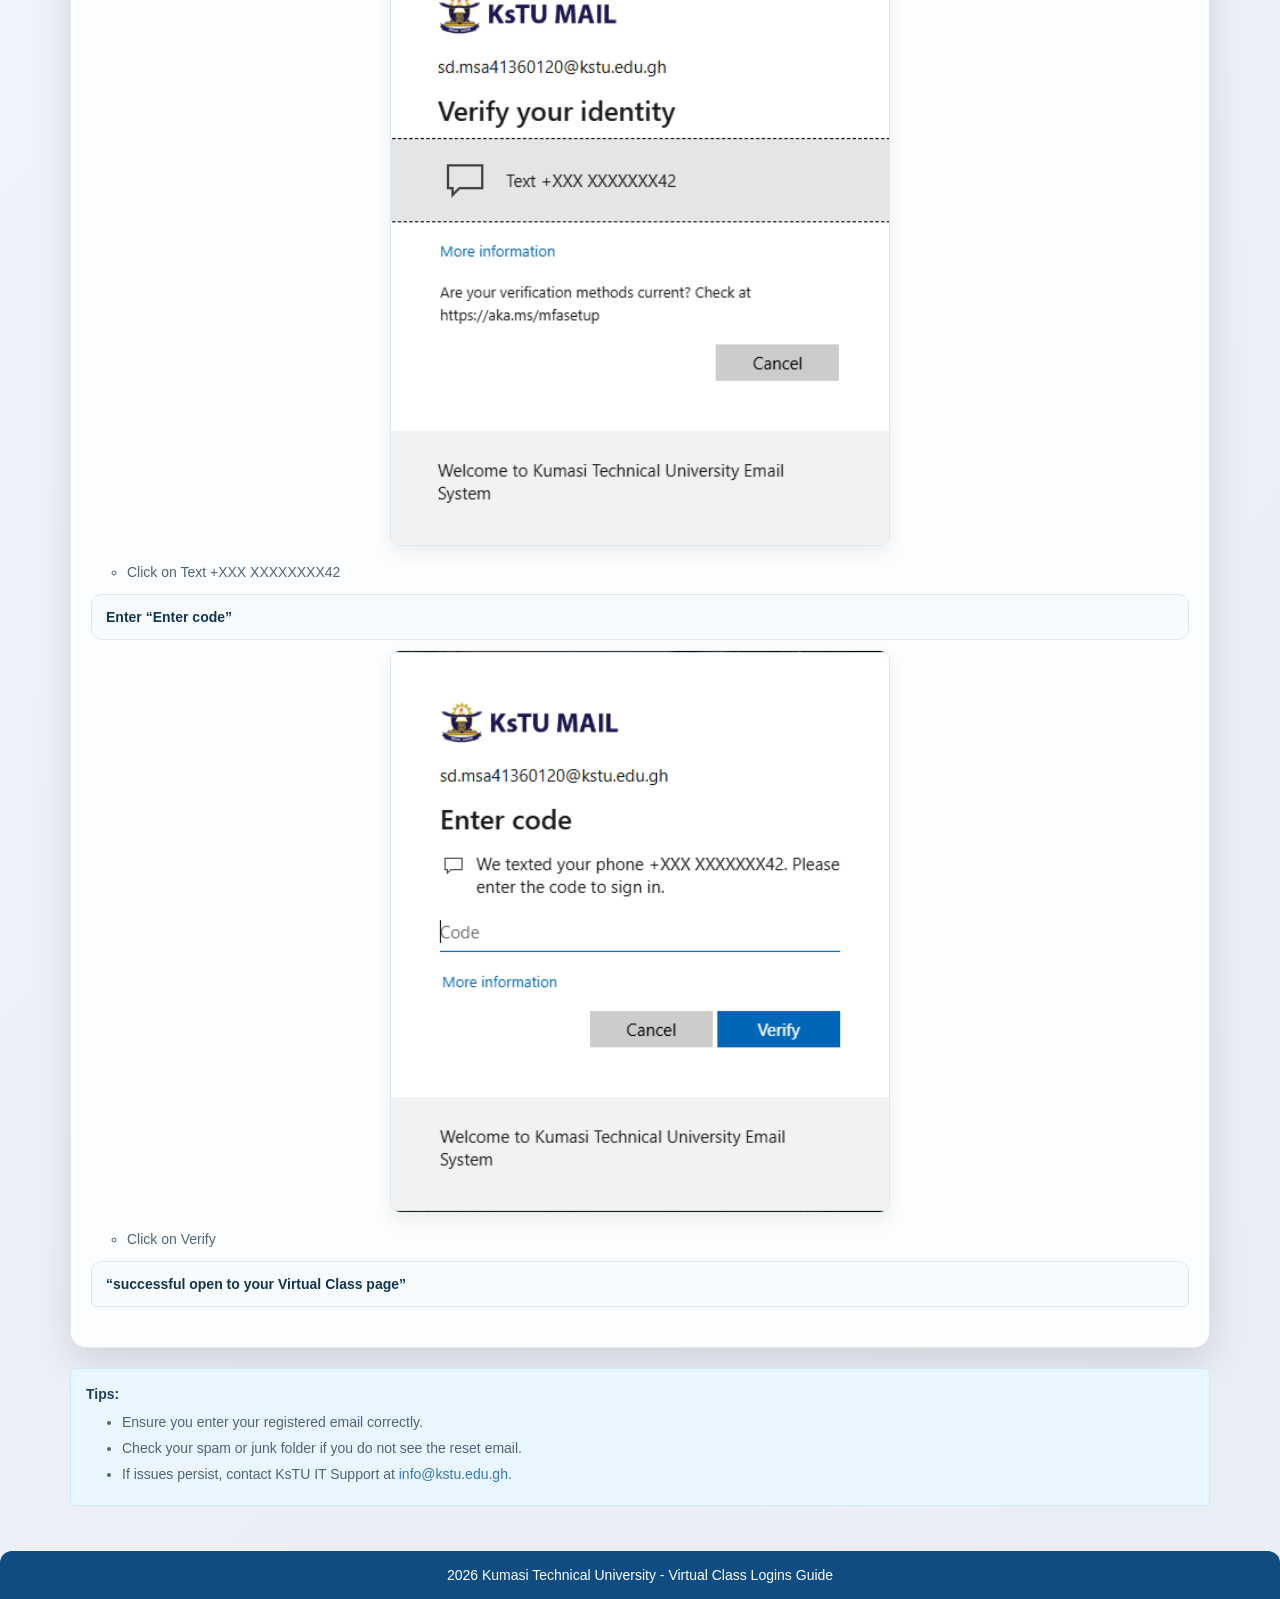
<file: vclass.html>
<!DOCTYPE html>
<html lang="en">
<head>
  <meta charset="UTF-8">
  <link rel="icon" type="image/png" href="images.png">
  <title>Virtual Classroom</title>
  

  <link href="https://maxcdn.bootstrapcdn.com/bootstrap/3.3.7/css/bootstrap.min.css" rel="stylesheet">
  <style>
    body {
      background: linear-gradient(135deg, #f5f7fc 0%, #e9edf4 100%);
      font-family: 'Segoe UI', Roboto, Helvetica, Arial, sans-serif;
      color: #1f3344;
    }
    .page-header {
      display: flex;
      align-items: center;
      justify-content: center;
      gap: 12px;
      background: linear-gradient(135deg, #0f4c81 0%, #1d6fa6 100%);
      color: #fff;
      padding: 24px 20px;
      border-radius: 0 0 18px 18px;
      box-shadow: 0 8px 24px rgba(0,0,0,0.12);
      margin-bottom: 25px;
    }
    .panel {
      border-radius: 16px;
      overflow: hidden;
      box-shadow: 0 16px 40px rgba(0, 0, 0, 0.12);
      border: 1px solid #e2e8ef;
    }
    .panel-heading {
      background: linear-gradient(135deg, #eef7ff 0%, #e0f1ff 100%);
      color: #10354d;
      padding: 16px 20px;
      font-weight: 700;
      font-size: 17px;
      text-align: center;
    }
    .panel-body {
      padding: 20px;
      background: #fcfdff;
    }
    .list-group-item {
      border-radius: 10px;
      margin-bottom: 10px;
      padding: 12px 14px;
      border: 1px solid #dce7f1;
      background: #f8fbfe;
      color: #12364f;
      font-weight: 600;
    }
    .list-group-item:hover {
      background: #eef6fc;
      color: #082234;
    }
    .sub-list {
      margin: 8px 0 12px 18px;
      padding-left: 18px;
      color: #4f6474;
    }
    .sub-list li {
      margin-bottom: 6px;
    }
    .guide-image {
      max-width: 500px;
      width: 100%;
      height: auto;
      border: 1px solid #dde7ef;
      border-radius: 10px;
      margin: 10px auto 16px;
      box-shadow: 0 8px 18px rgba(0,0,0,0.06);
      display: block;
    }
    .image-row {
      display: flex;
      gap: 16px;
      align-items: flex-start;
      flex-wrap: wrap;
      margin: 10px 0 16px;
    }
    .image-row .guide-image {
      flex: 1 1 calc(50% - 8px);
      max-width: calc(50% - 8px);
      margin: 0;
    }
    .alert-info {
      background: #e9f5ff;
      border-color: #cfe8fb;
      color: #1d4257;
    }
    .footer {
      background: #0f4c81;
      color: #fff;
      padding: 14px 20px;
      text-align: center;
      margin-top: 25px;
      border-radius: 12px 12px 0 0;
    }
  
<style>
.home-btn{
  display:inline-flex;align-items:center;gap:8px;
  margin:0 auto 22px;
  padding:10px 18px;border-radius:999px;
  background:#0f4c81;color:#fff;text-decoration:none;
  font-weight:700;box-shadow:0 7px 18px rgba(15,76,129,.18);
}
.home-btn:hover{background:#0b385f;color:#fff;text-decoration:none}
</style>

</style>
</head>
<body>
  <div class="page-header text-center">
    <img src="in.png" alt="KSTU Logo" height="45">
    <h1 class="h3">Student Guide to Accessing Virtual Classroom</h1>
  </div>

  <div class="container">
    <a href="index.html" class="home-btn"><i class="glyphicon glyphicon-home"></i> Back to Student Guides</a>
    <div class="panel panel-default">
      <div class="panel-heading">HOW TO LOGIN TO THE VIRTUAL CLASSROOM</div>
      <div class="panel-body">
        <ol class="list-group">
              <li class="list-group-item">Go to the<strong>"KsTU Virtual Classroom"</strong></li> 
        <ul class="sub-list">
          <li>
            Enter  <a href="https://vclass.kstu.edu.gh" target="_blank">vclass.kstu.edu.gh</a>
          </li>
          <li>Enter the KSTU email the school gave you</li>
        </ul>  
        <img src="image 11.png" alt="KsTU Virtual Classroom Logins" class="guide-image">
        
        <li class="list-group-item">
          Enter
          <strong>“Your Password”</strong></li>          
              <img src="image 24.png" alt="KsTU Virtual Classroom Logins" class="guide-image">
              <ul class="sub-list">
                <li>Click on Sign in</li>
              </ul>
        <li class="list-group-item">
          <strong>"Verify your identity"</strong>
        </li>
        <img src="image 25.png" alt="KsTU Virtual Classroom Logins" class="guide-image">
          <ul class="sub-list">
            <li>Click on Text +XXX XXXXXXXX42</li>
          </ul>
        <li class="list-group-item">
          Enter
          <strong>“Enter code”</strong></li>          
              <img src="image 26.png" alt="KsTU Virtual Classroom Logins" class="guide-image">
              <ul class="sub-list">
                <li>Click on Verify</li>
              </ul>
          <li class="list-group-item">
          <strong>“successful open to your Virtual Class page”</strong></li> 
        </ol>
        </div>
      </div>

      <div class="alert alert-info">
      <strong>Tips:</strong>
      <ul class="sub-list">
        <li>Ensure you enter your registered email correctly.</li>
        <li>Check your spam or junk folder if you do not see the reset email.</li>
        <li>If issues persist, contact KsTU IT Support at <a href="mailto:info@kstu.edu.gh">info@kstu.edu.gh</a>.</li>
      </ul>
    </div>
  </div>

  <div class="footer">2026 Kumasi Technical University - Virtual Class Logins Guide</div>
</body>
</html>
</file>
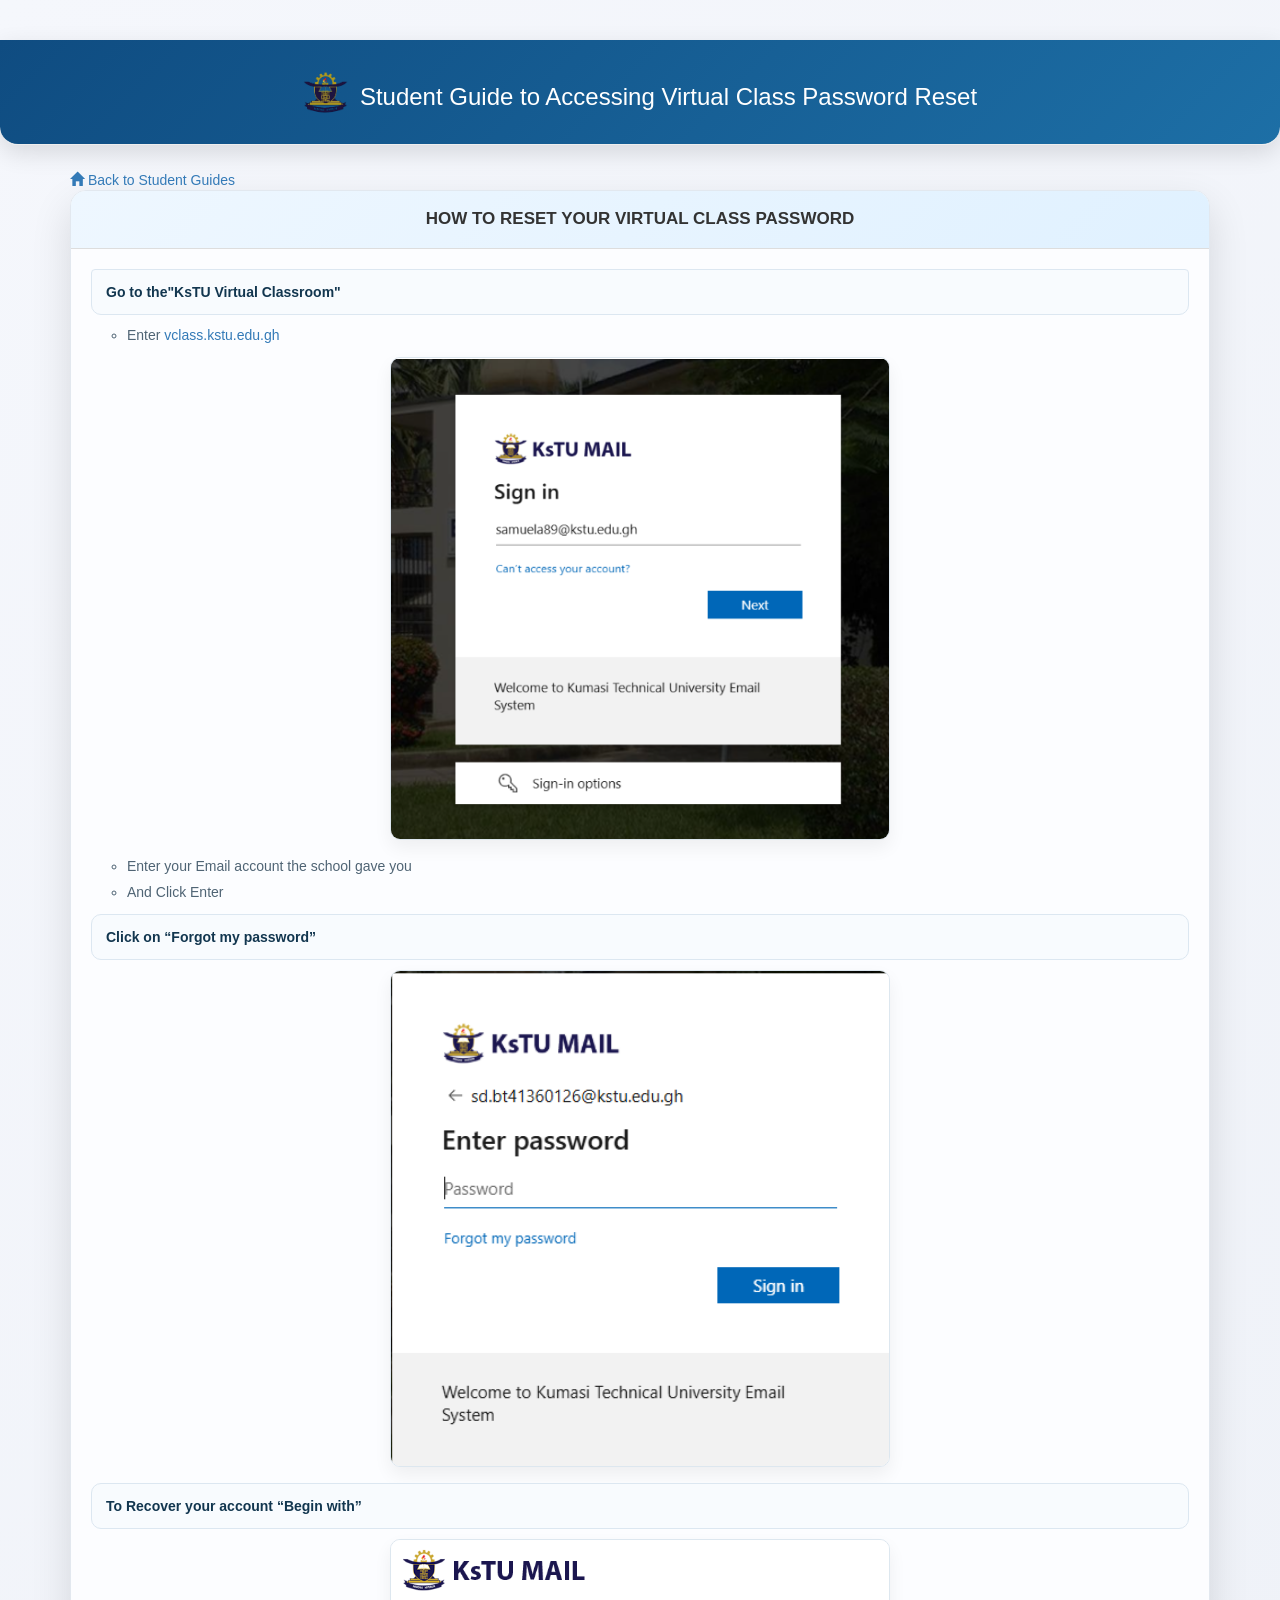
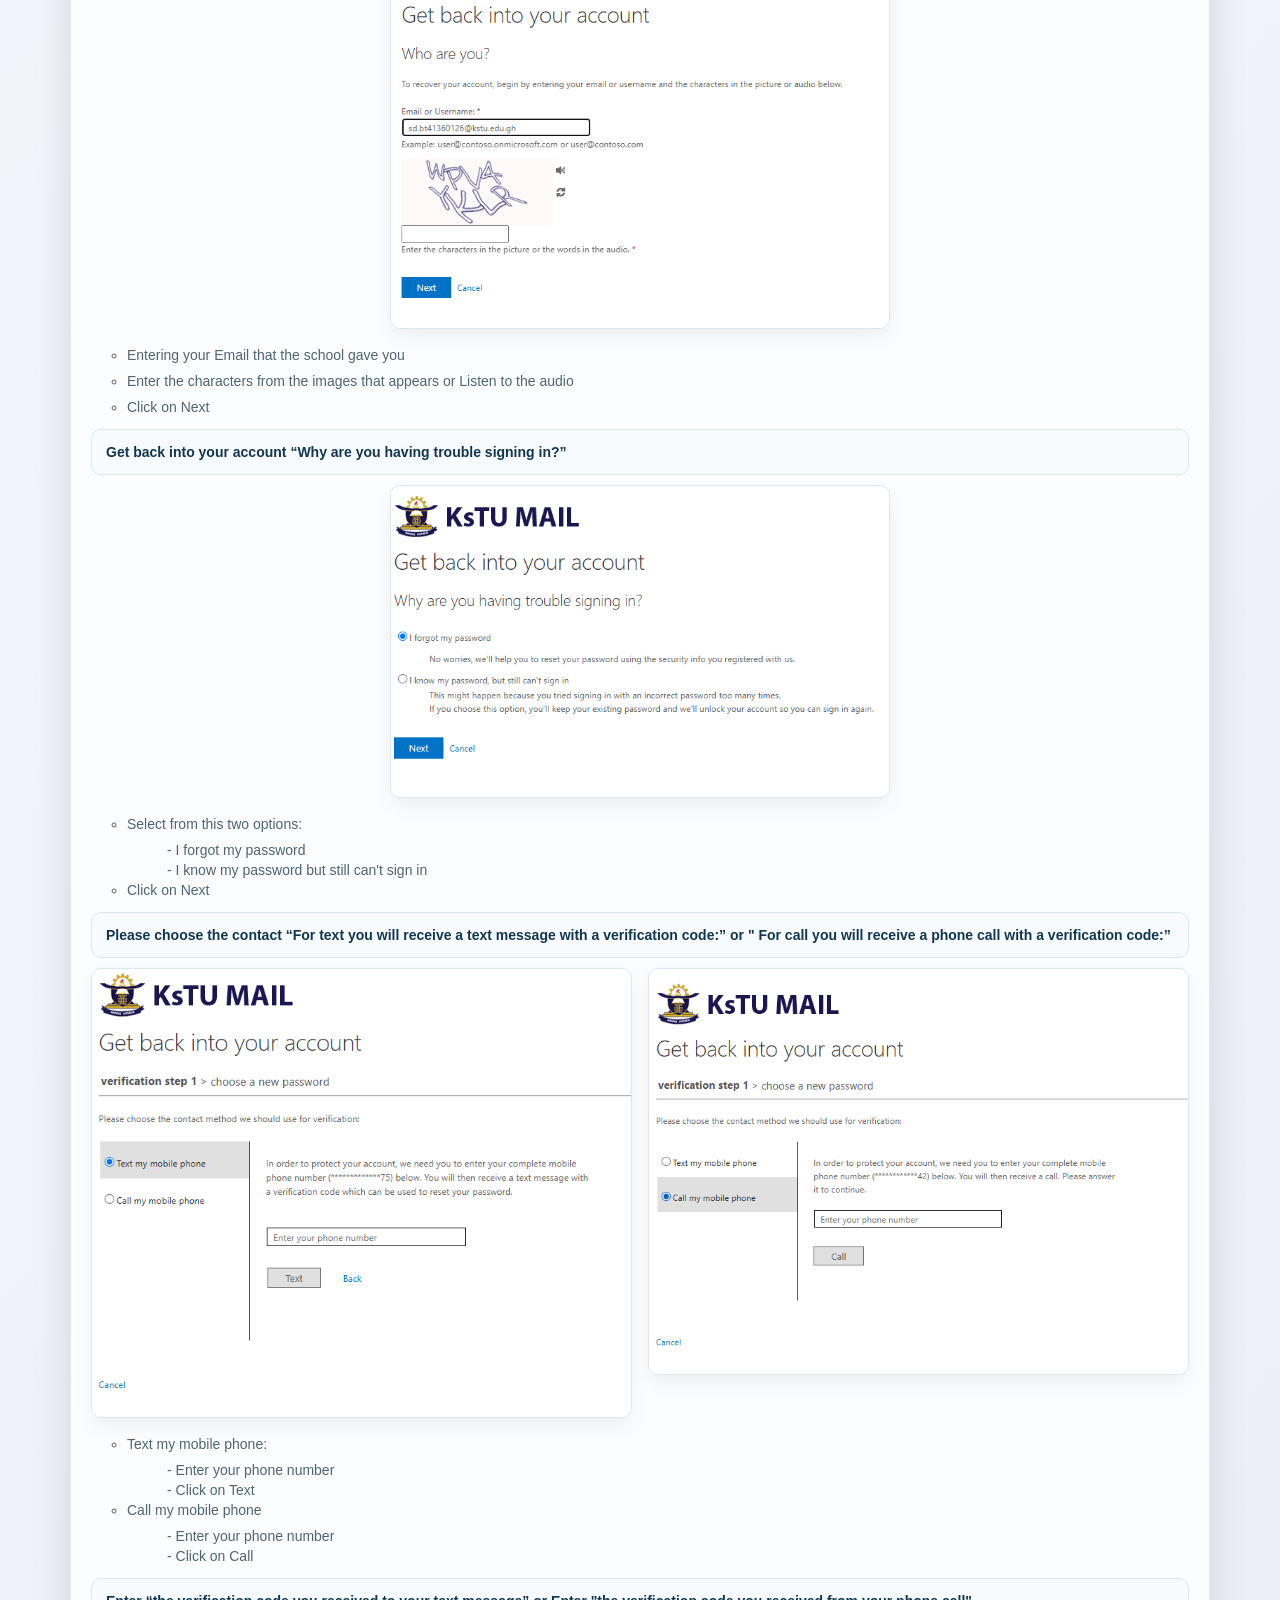
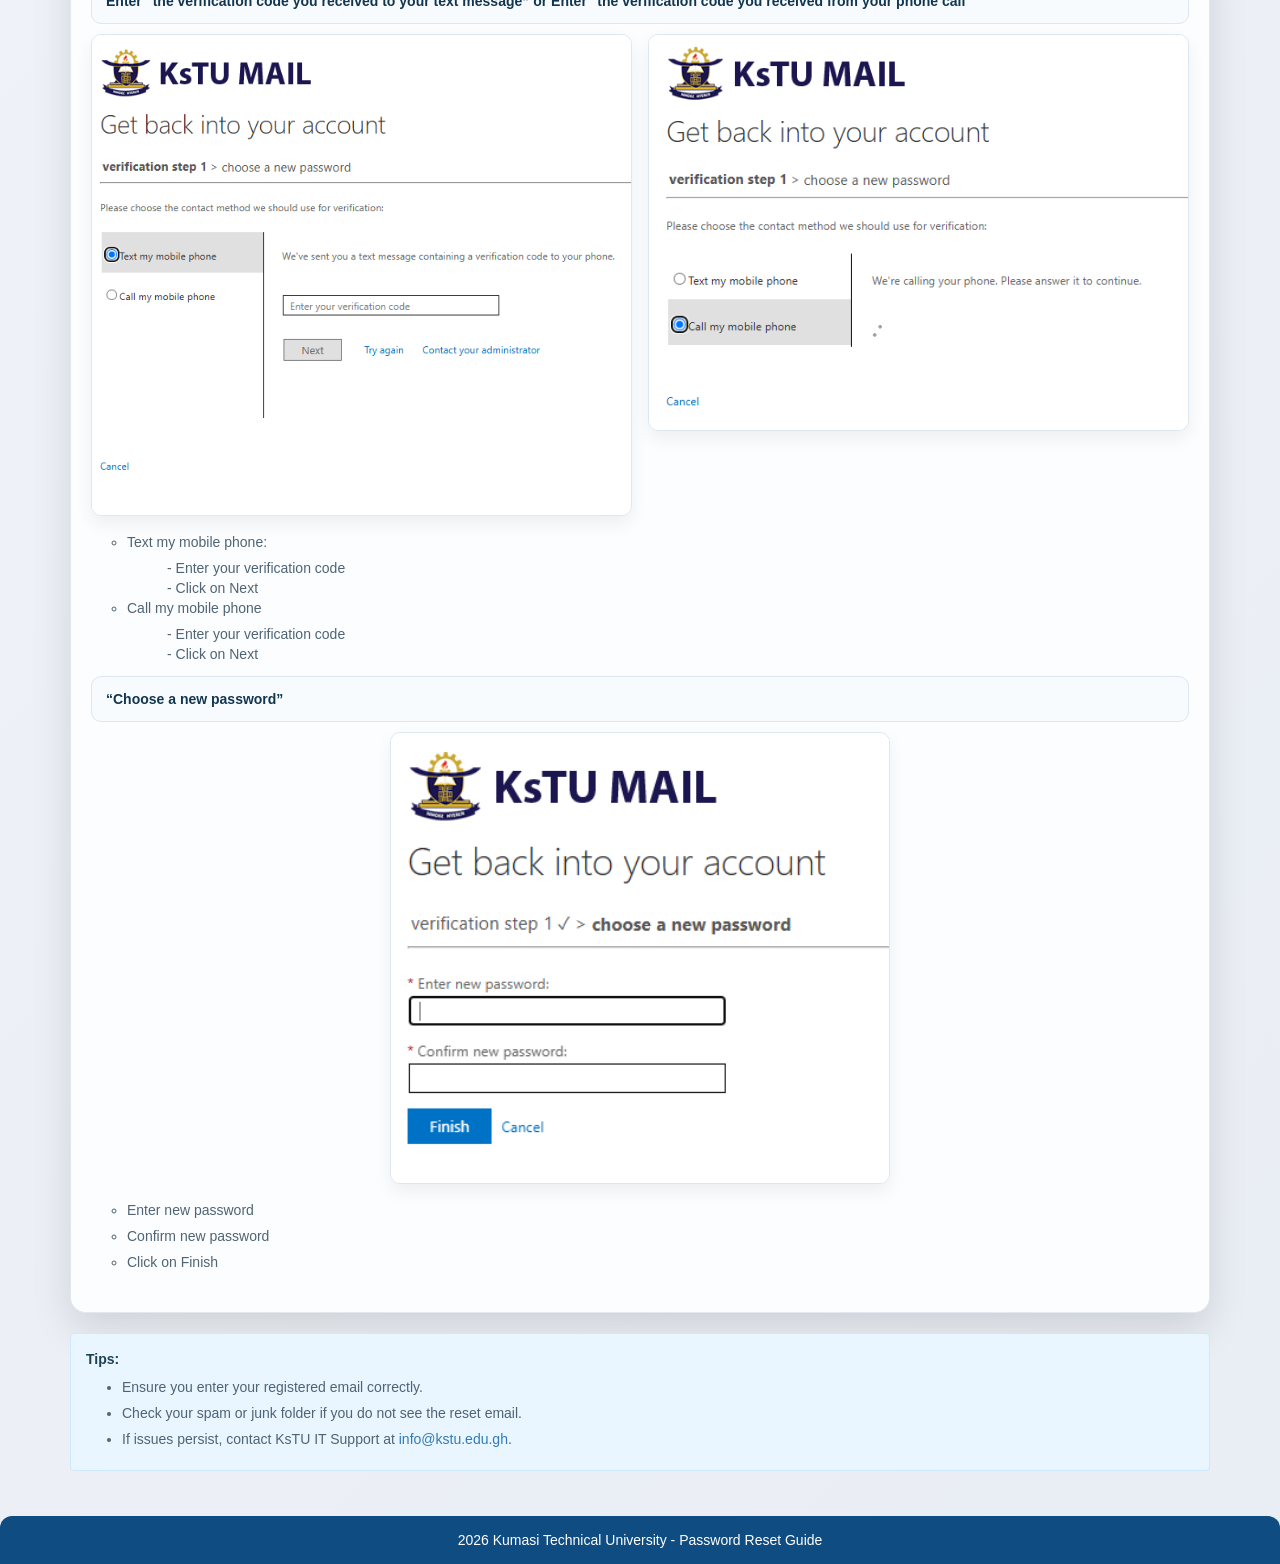
<file: vclass_passwd_reset.html>
<!DOCTYPE html>
<html lang="en">
<head>
    <meta charset="UTF-8">
    <link rel="icon" type="image/png" href="images.png">
  <title>Virtual Classroom</title>
  

  <link href="https://maxcdn.bootstrapcdn.com/bootstrap/3.3.7/css/bootstrap.min.css" rel="stylesheet">
  <style>
    body {
      background: linear-gradient(135deg, #f5f7fc 0%, #e9edf4 100%);
      font-family: 'Segoe UI', Roboto, Helvetica, Arial, sans-serif;
      color: #1f3344;
    }
    .page-header {
      display: flex;
      align-items: center;
      justify-content: center;
      gap: 12px;
      background: linear-gradient(135deg, #0f4c81 0%, #1d6fa6 100%);
      color: #fff;
      padding: 24px 20px;
      border-radius: 0 0 18px 18px;
      box-shadow: 0 8px 24px rgba(0,0,0,0.12);
      margin-bottom: 25px;
    }
    .panel {
      border-radius: 16px;
      overflow: hidden;
      box-shadow: 0 16px 40px rgba(0, 0, 0, 0.12);
      border: 1px solid #e2e8ef;
    }
    .panel-heading {
      background: linear-gradient(135deg, #eef7ff 0%, #e0f1ff 100%);
      color: #10354d;
      padding: 16px 20px;
      font-weight: 700;
      font-size: 17px;
      text-align: center;
    }
    .panel-body {
      padding: 20px;
      background: #fcfdff;
    }
    .list-group-item {
      border-radius: 10px;
      margin-bottom: 10px;
      padding: 12px 14px;
      border: 1px solid #dce7f1;
      background: #f8fbfe;
      color: #12364f;
      font-weight: 600;
    }
    .list-group-item:hover {
      background: #eef6fc;
      color: #082234;
    }
    .sub-list {
      margin: 8px 0 12px 18px;
      padding-left: 18px;
      color: #4f6474;
    }
    .sub-list li {
      margin-bottom: 6px;
    }
    .guide-image {
      max-width: 500px;
      width: 100%;
      height: auto;
      border: 1px solid #dde7ef;
      border-radius: 10px;
      margin: 10px auto 16px;
      box-shadow: 0 8px 18px rgba(0,0,0,0.06);
      display: block;
    }
    .image-row {
      display: flex;
      gap: 16px;
      align-items: flex-start;
      flex-wrap: wrap;
      margin: 10px 0 16px;
    }
    .image-row .guide-image {
      flex: 1 1 calc(50% - 8px);
      max-width: calc(50% - 8px);
      margin: 0;
    }
    .alert-info {
      background: #e9f5ff;
      border-color: #cfe8fb;
      color: #1d4257;
    }
    .footer {
      background: #0f4c81;
      color: #fff;
      padding: 14px 20px;
      text-align: center;
      margin-top: 25px;
      border-radius: 12px 12px 0 0;
    }
  
<style>
.home-btn{
  display:inline-flex;align-items:center;gap:8px;
  margin:0 auto 22px;
  padding:10px 18px;border-radius:999px;
  background:#0f4c81;color:#fff;text-decoration:none;
  font-weight:700;box-shadow:0 7px 18px rgba(15,76,129,.18);
}
.home-btn:hover{background:#0b385f;color:#fff;text-decoration:none}
</style>

</style>
</head>
<body>
    <div class="page-header text-center">
      <img src="in.png" alt="KSTU Logo" height="45">
    <h1 class="h3">Student Guide to Accessing Virtual Class Password Reset</h1>
  </div>
   <div class="container">
    <a href="index.html" class="home-btn"><i class="glyphicon glyphicon-home"></i> Back to Student Guides</a>
    <div class="panel panel-default">
      <div class="panel-heading">HOW TO RESET YOUR VIRTUAL CLASS PASSWORD</div>
      <div class="panel-body">
        <ol class="list-group">
              <li class="list-group-item">Go to the<strong>"KsTU Virtual Classroom"</strong></li> 
        <ul class="sub-list">
          <li>
            Enter  <a href="https://vclass.kstu.edu.gh" target="_blank">vclass.kstu.edu.gh</a>
          </li>
        </ul>  
        <img src="image 11.png" alt="KsTU Virtual Classroom Logins" class="guide-image">
           <ul class="sub-list">
          <li> Enter your Email account the school gave you</li>
          <li>And Click Enter</li>
        </ul>
        <li class="list-group-item">
           Click on 
          <strong>“Forgot my password”</strong></li>         
              <img src="image 14.png" alt="KsTU Virtual Classroom Logins" class="guide-image">

        <li class="list-group-item">
            To Recover your account
            <strong>“Begin with”</strong></li>
            <img src="image 15.png" alt="KsTU Virtual Classroom Logins" class="guide-image">
          <ul class="sub-list">
              <li>Entering your Email that the school gave you</li>
            <li>Enter the characters from the images that appears 
              or Listen to the audio
            </li>
            <li>Click on Next</li>
            </ul>
        <li class="list-group-item">
              Get back into your account 
           <strong>“Why are you having trouble signing in?”</strong>
          </li>         
            <img src="image 16.png" alt="KsTU Virtual Classroom Logins" class="guide-image">
            <ul class="sub-list">
              <li> Select from this two options:</li>
              <ul>- I forgot my password</ul>
              <ul>- I know my password but still can't sign in</ul>
            <li>Click on Next</li>
            </ul>

            <li class="list-group-item">
            Please choose the contact 
           <strong>“For text you will receive a text message with a verification code:”</strong>
           or <strong>" For call you will receive a phone call with a verification code:”</strong>
          </li>         
            <div class="image-row">
              <img src="image 18.png" alt="KsTU Virtual Classroom Logins" class="guide-image">
              <img src="image 19.png" alt="KsTU Virtual Classroom Logins" class="guide-image">
            </div>
            <ul class="sub-list">
              <li> Text my mobile phone:</li>
              <ul>- Enter your phone number</ul>
              <ul>- Click on Text</ul>
            <li>Call my mobile phone</li>
              <ul>- Enter your phone number</ul>
              <ul>- Click on Call</ul>
            </ul>

                        <li class="list-group-item">
            Enter
           <strong>“the verification code you received to your text message”</strong>
           or Enter <strong>"the verification code you received from your phone call"</strong>
          </li>         
            <div class="image-row">
              <img src="image 21.png" alt="KsTU Virtual Classroom Logins" class="guide-image">
              <img src="image 22.png" alt="KsTU Virtual Classroom Logins" class="guide-image">
            </div>
            <ul class="sub-list">
              <li> Text my mobile phone:</li>
              <ul>- Enter your verification code</ul>
              <ul>- Click on Next</ul>
            <li>Call my mobile phone</li>
              <ul>- Enter your verification code</ul>
              <ul>- Click on Next</ul>
            </ul>

            <li class="list-group-item"> 
           <strong>“Choose a new password”</strong>
          </li>         
            <img src="image 23.png" alt="KsTU Virtual Classroom Logins" class="guide-image">
            <ul class="sub-list">
              <li> Enter new password</li>
              <li>Confirm new password</li>
              <li>Click on Finish</li>
            </ul>

        </ol>
        </div>
      </div>

    <div class="alert alert-info">
      <strong>Tips:</strong>
      <ul class="sub-list">
        <li>Ensure you enter your registered email correctly.</li>
        <li>Check your spam or junk folder if you do not see the reset email.</li>
        <li>If issues persist, contact KsTU IT Support at <a href="mailto:info@kstu.edu.gh">info@kstu.edu.gh</a>.</li>
      </ul>
    </div>
  </div>

  <div class="footer">2026 Kumasi Technical University - Password Reset Guide</div>
</body>
</html>
</file>
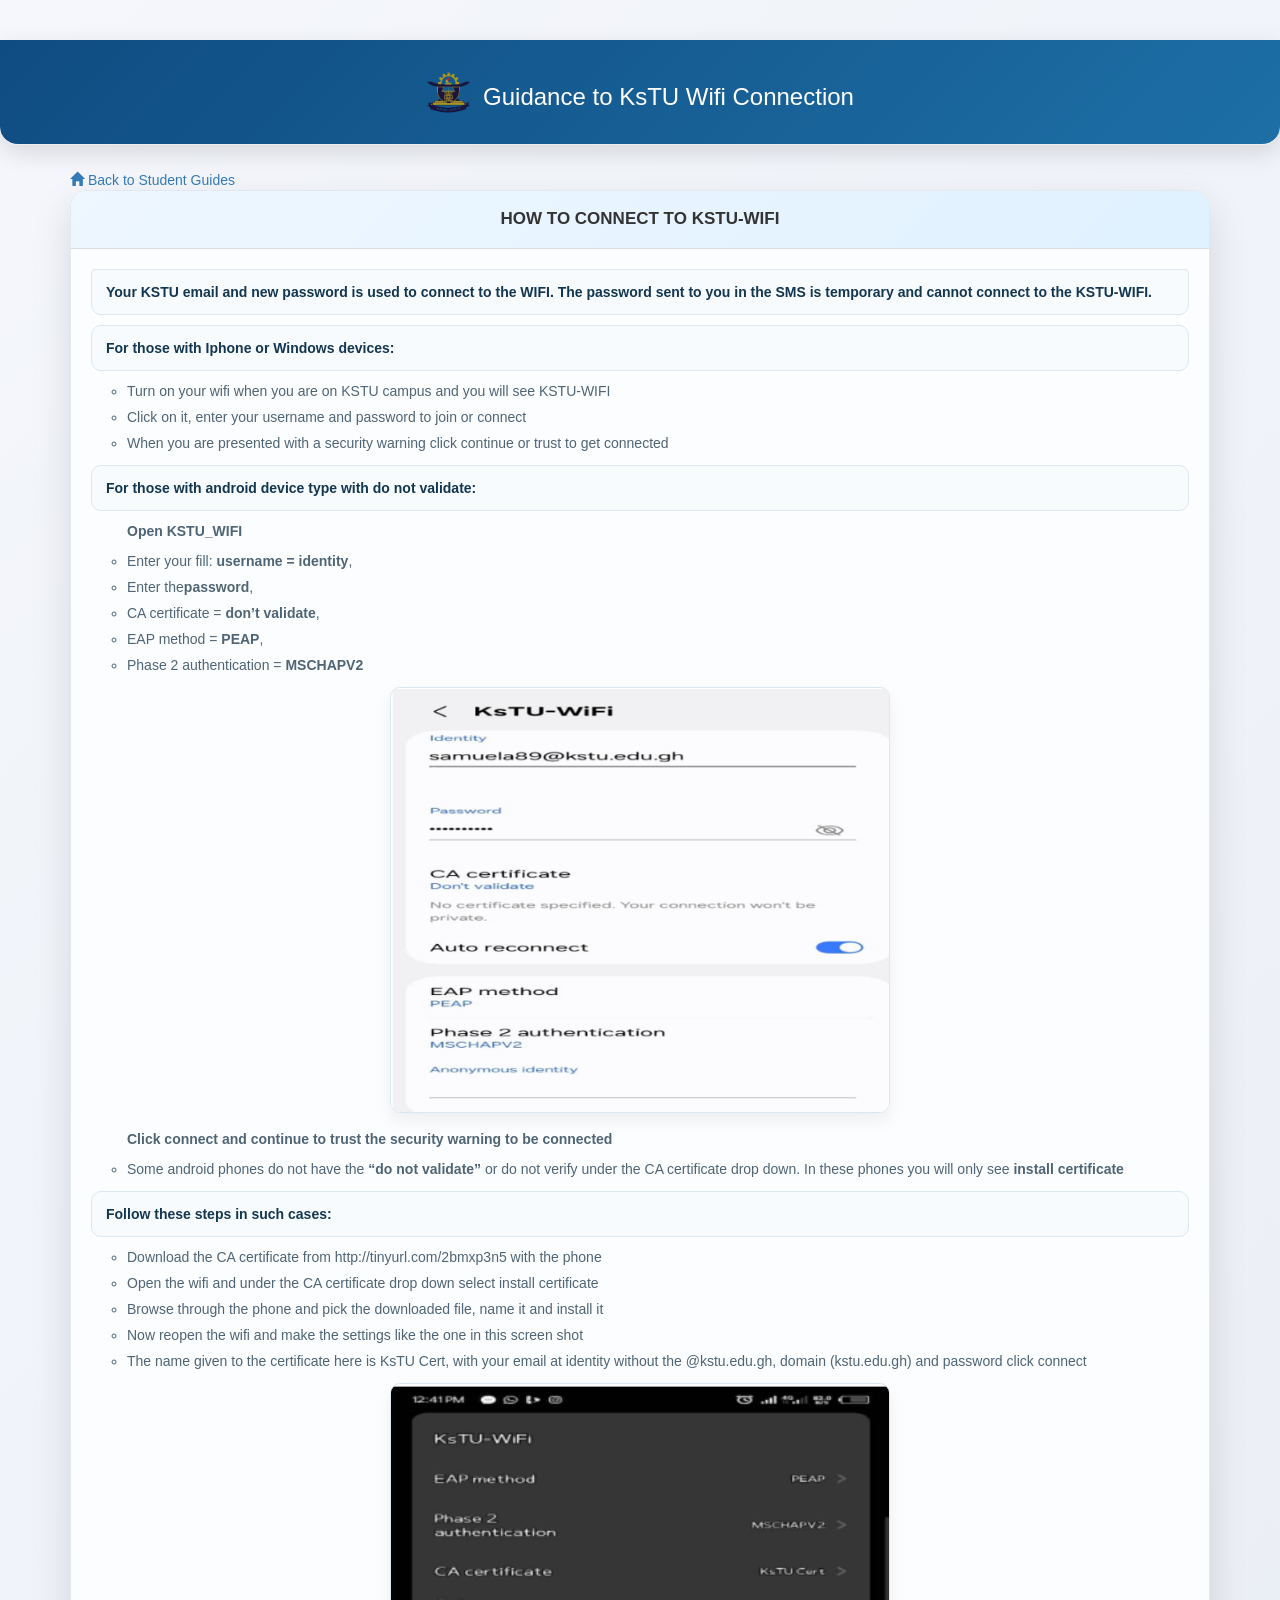
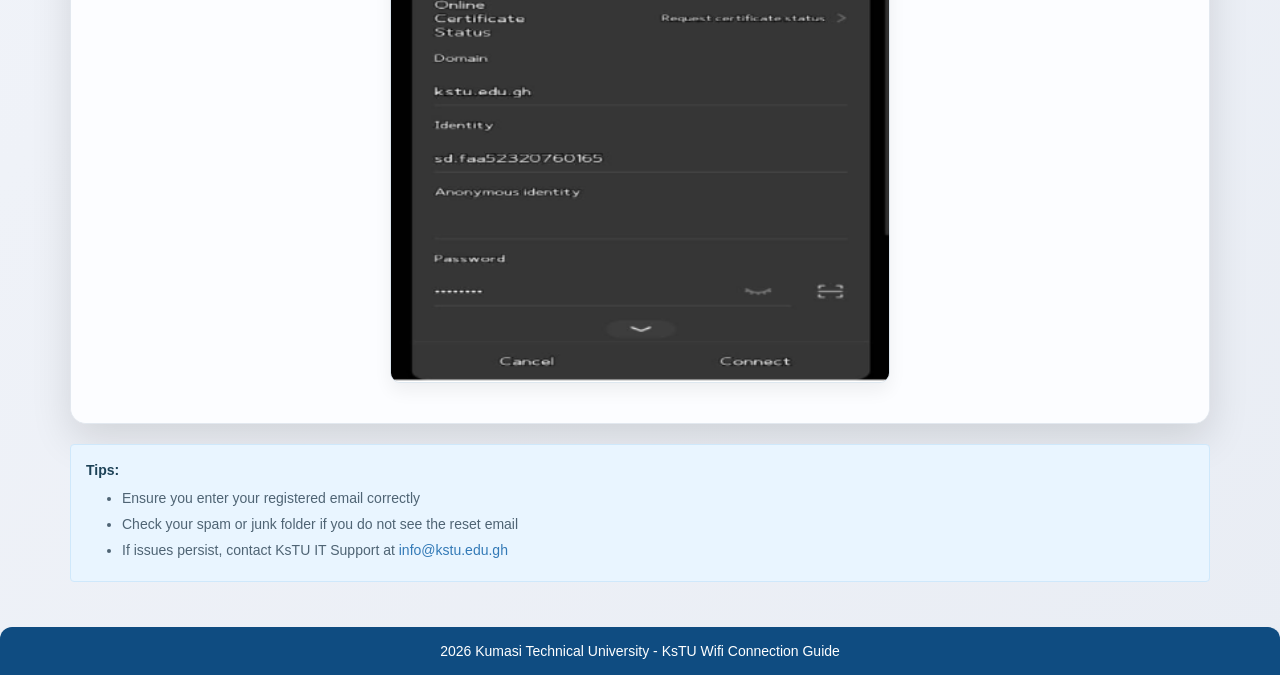
<file: wifi.html>
<!DOCTYPE html>
<html lang="en">
<head>
  <meta charset="UTF-8">
  <link rel="icon" type="image/png" href="images.png">
  <title>KsTU Wifi Connection Issues</title>
  

  <link href="https://maxcdn.bootstrapcdn.com/bootstrap/3.3.7/css/bootstrap.min.css" rel="stylesheet">
  <style>
    body {
      background: linear-gradient(135deg, #f5f7fc 0%, #e9edf4 100%);
      font-family: 'Segoe UI', Roboto, Helvetica, Arial, sans-serif;
      color: #1f3344;
    }
    .page-header {
      display: flex;
      align-items: center;
      justify-content: center;
      gap: 12px;
      background: linear-gradient(135deg, #0f4c81 0%, #1d6fa6 100%);
      color: #fff;
      padding: 24px 20px;
      border-radius: 0 0 18px 18px;
      box-shadow: 0 8px 24px rgba(0,0,0,0.12);
      margin-bottom: 25px;
    }
    .panel {
      border-radius: 16px;
      overflow: hidden;
      box-shadow: 0 16px 40px rgba(0, 0, 0, 0.12);
      border: 1px solid #e2e8ef;
    }
    .panel-heading {
      background: linear-gradient(135deg, #eef7ff 0%, #e0f1ff 100%);
      color: #10354d;
      padding: 16px 20px;
      font-weight: 700;
      font-size: 17px;
      text-align: center;
    }
    .panel-body {
      padding: 20px;
      background: #fcfdff;
    }
    .list-group-item {
      border-radius: 10px;
      margin-bottom: 10px;
      padding: 12px 14px;
      border: 1px solid #dce7f1;
      background: #f8fbfe;
      color: #12364f;
      font-weight: 600;
    }
    .list-group-item:hover {
      background: #eef6fc;
      color: #082234;
    }
    .sub-list {
      margin: 8px 0 12px 18px;
      padding-left: 18px;
      color: #4f6474;
    }
    .sub-list li {
      margin-bottom: 6px;
    }
    .guide-image {
      max-width: 500px;
      width: 100%;
      height: auto;
      border: 1px solid #dde7ef;
      border-radius: 10px;
      margin: 10px auto 16px;
      box-shadow: 0 8px 18px rgba(0,0,0,0.06);
      display: block;
    }
    .alert-info {
      background: #e9f5ff;
      border-color: #cfe8fb;
      color: #1d4257;
    }
    .footer {
      background: #0f4c81;
      color: #fff;
      padding: 14px 20px;
      text-align: center;
      margin-top: 25px;
      border-radius: 12px 12px 0 0;
    }
  
<style>
.home-btn{
  display:inline-flex;align-items:center;gap:8px;
  margin:0 auto 22px;
  padding:10px 18px;border-radius:999px;
  background:#0f4c81;color:#fff;text-decoration:none;
  font-weight:700;box-shadow:0 7px 18px rgba(15,76,129,.18);
}
.home-btn:hover{background:#0b385f;color:#fff;text-decoration:none}
</style>

</style>
</head>
<body>
  <div class="page-header text-center">
    <img src="in.png" alt="KSTU Logo" height="45">
    <h1 class="h3">Guidance to KsTU Wifi Connection</h1>
  </div>

  <div class="container">
    <a href="index.html" class="home-btn"><i class="glyphicon glyphicon-home"></i> Back to Student Guides</a>
    <div class="panel panel-default">
      <div class="panel-heading">HOW TO CONNECT TO KSTU-WIFI </div>
      <div class="panel-body">
        <ol class="list-group">
          <li class="list-group-item">
            <strong>
             Your KSTU email and new password is used to connect to the WIFI.
             The password sent to you in the SMS is temporary and cannot connect to the KSTU-WIFI.
            </strong>
          </li>
         
          <li class="list-group-item">
            <strong>
             For those with Iphone or Windows devices:
            </strong>
          </li>
          <ul class="sub-list">
              <li> Turn on your wifi when you are on KSTU campus and you will see KSTU-WIFI </li>
              <li>Click on it, enter your username and password to join or connect</li>
              <li>When you are presented with a security warning click continue or trust to get connected</li>
            </ul>
                     
         <li class="list-group-item">
            <strong>
                For those with android device type with do not validate:
            </strong>
        </li>
            <ul class="sub-list">
              <p>
                <strong>Open KSTU_WIFI</strong>
             </p>
              <li> Enter your fill:<strong> username = identity</strong>,</li>
              <li>Enter the<strong>password</strong>,</li>
              <li>CA certificate = <strong>don’t validate</strong>,</li>
              <li>EAP method = <strong>PEAP</strong>,</li>
              <li>Phase 2 authentication = <strong>MSCHAPV2</strong></li>
            </ul>
            <img src="image 27.png" alt="KsTU Virtual Classroom Logins" class="guide-image">
            <ul class="sub-list">
              <p>
                <strong>Click connect and continue to trust the security warning to be connected</strong>
              </p>
              <li>Some android phones do not have the
                <strong>“do not validate”</strong>
                or do not verify under the CA certificate drop down. 
                In these phones you will only see
                <strong>install certificate</strong>
            </p>
            </ul>
         <li class="list-group-item">
            <strong>
            Follow these steps in such cases:
            </strong>
        </li>
            
            <ul class="sub-list">
             <li>Download the CA certificate from http://tinyurl.com/2bmxp3n5 with the phone</uli>
              <li>Open the wifi and under the CA certificate drop down select install certificate</li>
              <li>Browse through the phone and pick the downloaded file, name it and install it</li>
              <li>Now reopen the wifi and make the settings like the one in this screen shot</li>
              <li>The name given to the certificate here is KsTU Cert,
                 with your email at identity without the @kstu.edu.gh, domain (kstu.edu.gh) and password click connect
                </li>
            </ul>
            <img src="image 28.png" alt="KsTU Virtual Classroom Logins" class="guide-image">

            
        </ol>
      </div>
    </div>

    <div class="alert alert-info">
      <strong>Tips:</strong>
      <ul class="sub-list">
        <li>Ensure you enter your registered email correctly</li>
        <li>Check your spam or junk folder if you do not see the reset email</li>
        <li>If issues persist, contact KsTU IT Support at <a href="mailto:info@kstu.edu.gh">info@kstu.edu.gh</a></li>
      </ul>
    </div>
  </div>

  <div class="footer">2026 Kumasi Technical University - KsTU Wifi Connection Guide</div>
</body>
</html>
</file>
<file: style.css>
* {
  margin: 0;
  padding: 0;
  box-sizing: border-box;
  font-family: 'Segoe UI', Roboto, Helvetica, Arial, sans-serif;
}

body {
  min-height: 100vh;
  margin: 0;
  background: linear-gradient(135deg, #f5f7fc 0%, #e9edf4 100%);
  display: flex;
  justify-content: center;
  align-items: center;
  padding: 20px;
}

.container {
  width: 100%;
  max-width: 650px;
}

.guide-container {
  border-radius: 18px;
  overflow: hidden;
  box-shadow: 0 18px 45px rgba(0, 0, 0, 0.16);
  border: 1px solid #e2e8ef;
}

.panel-heading {
  background: linear-gradient(135deg, #eef7ff 0%, #e0f1ff 100%);
  padding: 24px 22px 18px;
  border-bottom: 1px solid #d9e7f2;
}

.panel-title {
  color: #10354d;
  font-weight: 700;
  margin-top: 10px;
}

.help-text {
  color: #5b7387;
  margin-top: 6px;
  font-size: 14px;
  font-weight: 500;
}

.panel-body {
  padding: 20px;
  background-color: #fbfdff;
}

.list-group-item {
  border-radius: 12px;
  margin-bottom: 12px;
  padding: 15px 16px;
  border: 1px solid #dce7f1;
  background: linear-gradient(135deg, #f8fbfe 0%, #f1f7fc 100%);
  color: #0f2f44;
  display: flex;
  align-items: center;
  gap: 12px;
  text-decoration: none;
  transition: all 0.2s ease;
}

.list-group-item:hover,
.list-group-item:focus {
  background: linear-gradient(135deg, #eef6fc 0%, #e4f0f9 100%);
  text-decoration: none;
  color: #082234;
  transform: translateY(-2px);
  box-shadow: 0 6px 14px rgba(0, 0, 0, 0.05);
}

.list-group-item .label {
  color: #12364f;
  font-size: 15px;
  font-weight: 700;
}

.badge {
  background-color: #dcecf9;
  color: #14506f;
  border-radius: 50%;
  width: 36px;
  height: 36px;
  display: inline-flex;
  align-items: center;
  justify-content: center;
  font-size: 14px;
  box-shadow: inset 0 1px 2px rgba(255,255,255,0.7);
}

.badge i {
  color: #14506f;
}
</file>
